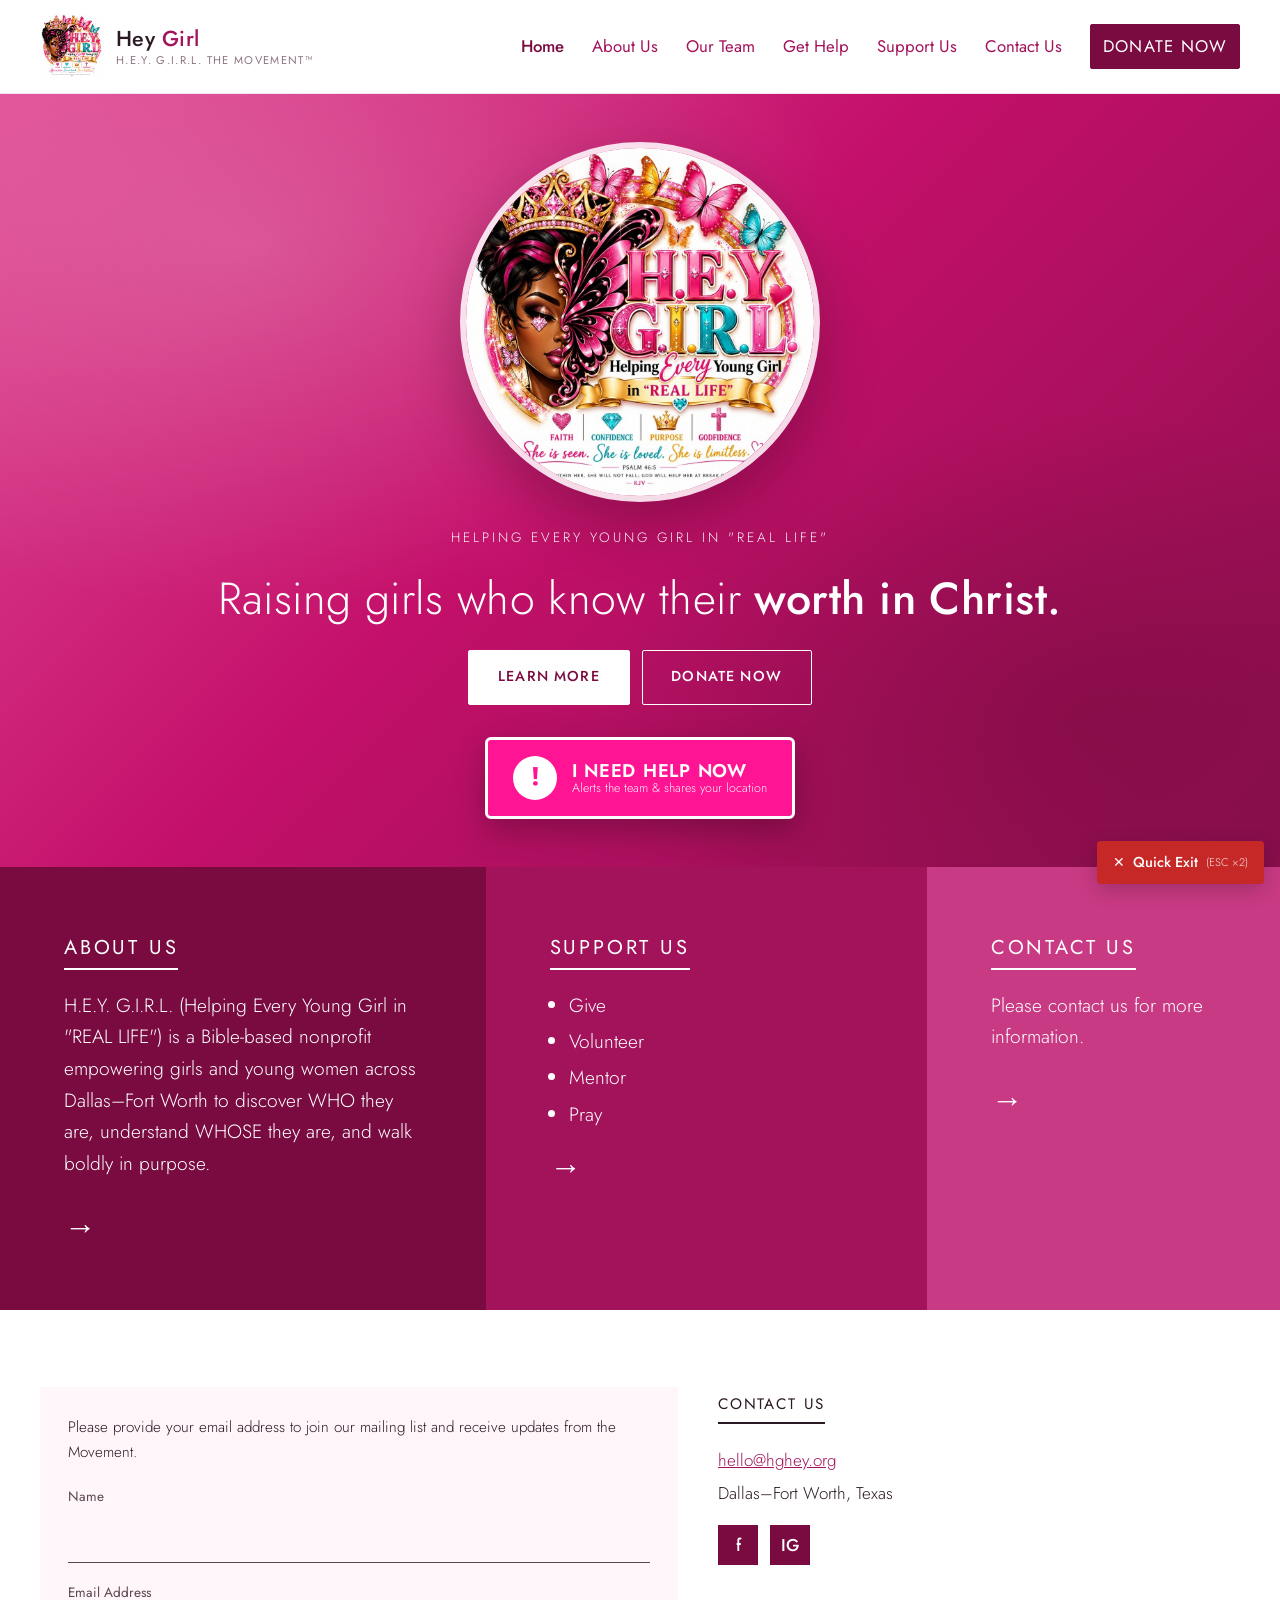
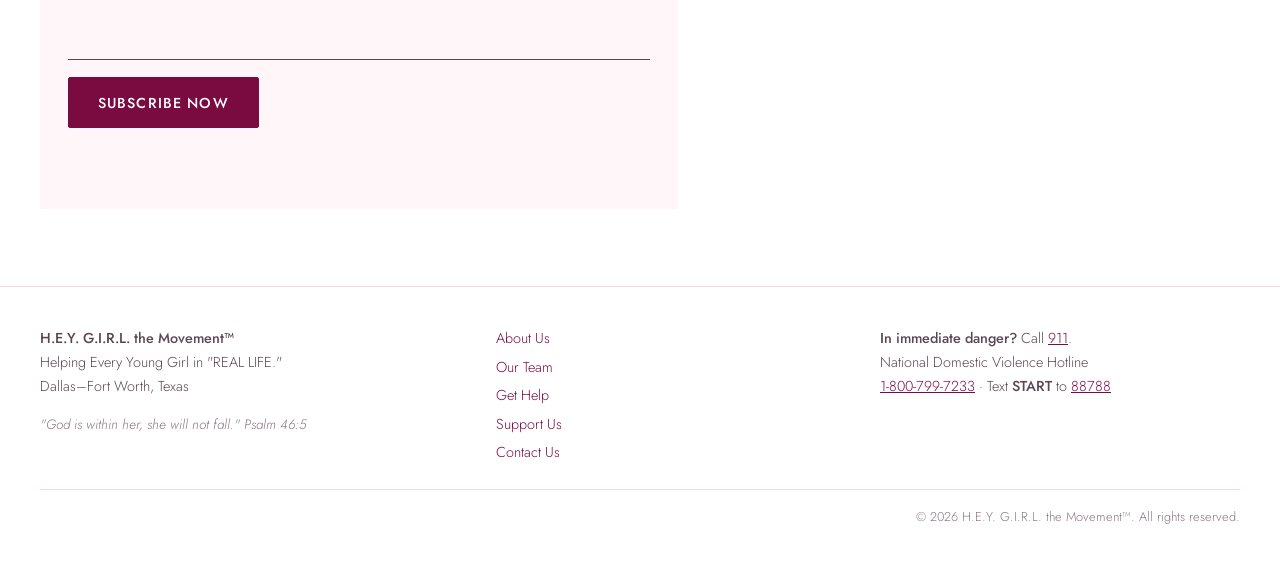
<file: index.html>
<!DOCTYPE html>
<html lang="en">
<head>
  <meta charset="UTF-8">
  <meta name="viewport" content="width=device-width, initial-scale=1.0">
  <title>Hey Girl | H.E.Y. G.I.R.L. the Movement | Dallas–Fort Worth, TX</title>
  <meta name="description" content="Helping Every Young Girl in REAL LIFE. A Bible-based nonprofit empowering girls and young women across Dallas–Fort Worth through faith-based mentorship.">
  <link rel="canonical" href="https://hghey.org">
  <meta name="theme-color" content="#a3135c">
  <meta property="og:type" content="website">
  <meta property="og:title" content="Hey Girl | H.E.Y. G.I.R.L. the Movement | Dallas–Fort Worth, TX">
  <meta property="og:description" content="Helping Every Young Girl in REAL LIFE. A Bible-based nonprofit empowering girls and young women across Dallas–Fort Worth through faith-based mentorship.">
  <meta property="og:url" content="https://hghey.org">
  <meta property="og:image" content="https://hghey.org/assets/img/og-image.jpg">
  <link rel="manifest" href="/manifest.webmanifest">
  <meta name="apple-mobile-web-app-capable" content="yes">
  <meta name="apple-mobile-web-app-status-bar-style" content="default">
  <meta name="apple-mobile-web-app-title" content="Hey Girl">
  <meta name="mobile-web-app-capable" content="yes">
  <link rel="icon" href="/assets/img/favicon.svg" type="image/svg+xml">
  <link rel="icon" href="/assets/img/favicon.png" type="image/png" sizes="64x64">
  <link rel="apple-touch-icon" href="/assets/img/apple-touch-icon.png">
  <link rel="preconnect" href="https://fonts.googleapis.com">
  <link rel="preconnect" href="https://fonts.gstatic.com" crossorigin>
  <link href="https://fonts.googleapis.com/css2?family=Jost:wght@300;400;500;600&display=swap" rel="stylesheet">
  <link rel="stylesheet" href="/assets/css/styles.css?v=9b85350">
</head>
<body>
  <a class="skip-link" href="#main">Skip to main content</a>
  <button id="quick-exit" class="quick-exit" type="button" aria-label="Quick exit: leave this site immediately">
    <span aria-hidden="true">✕</span> Quick Exit <span class="quick-exit__hint">(ESC ×2)</span>
  </button>

  <header class="site-header">
    <div class="container site-header__inner">
      <a href="/" class="brand" aria-label="Hey Girl home">
        <img src="/assets/img/logo-sm.jpg" alt="" class="brand__logo" width="64" height="64">
        <span class="brand__name">Hey <em>Girl</em><span class="brand__sub">H.E.Y. G.I.R.L. the Movement&trade;</span></span>
      </a>
      <button class="nav-toggle" type="button" aria-expanded="false" aria-controls="site-nav" aria-label="Open menu">
        <span></span><span></span><span></span>
      </button>
      <nav id="site-nav" class="site-nav" aria-label="Primary">
        <ul>
          <li><a href="/" aria-current="page">Home</a></li>
          <li><a href="/about">About Us</a></li>
          <li><a href="/team">Our Team</a></li>
          <li><a href="/get-help">Get Help</a></li>
          <li><a href="/support">Support Us</a></li>
          <li><a href="/contact">Contact Us</a></li>
          <li><a href="/support#donate" class="btn btn--primary">Donate Now</a></li>
        </ul>
      </nav>
    </div>
  </header>

  <main id="main">

    <!-- HERO. To use a group photo: add class "hero--photo" and style="--hero-img:url('/assets/img/hero.jpg')" -->
    <section class="hero">
      <div class="container hero__inner">
        <img class="hero__logo" src="/assets/img/logo.jpg" alt="H.E.Y. G.I.R.L. logo" width="1000" height="1000" fetchpriority="high">
        <p class="hero__tag">Helping Every Young Girl in "Real Life"</p>
        <h1>Raising girls who know their <strong>worth in Christ.</strong></h1>
        <div class="hero__actions">
          <a href="/about" class="btn btn--light">Learn More</a>
          <a href="/support#donate" class="btn btn--outline btn--outline-light">Donate Now</a>
        </div>
        <button id="panic-btn" class="panic-btn" type="button">
          <span class="panic-btn__icon" aria-hidden="true">!</span>
          <span class="panic-btn__text">I Need Help Now<small>Alerts the team &amp; shares your location</small></span>
        </button>
      </div>
    </section>

    <!-- THREE-COLUMN BAND -->
    <section class="tri" aria-label="Overview">
      <div class="tri__col">
        <a class="label" href="/about">About Us</a>
        <p>H.E.Y. G.I.R.L. (Helping Every Young Girl in "REAL LIFE") is a Bible-based nonprofit empowering girls and young women across Dallas&ndash;Fort Worth to discover WHO they are, understand WHOSE they are, and walk boldly in purpose.</p>
        <a class="arrow" href="/about" aria-label="Read about us">&rarr;</a>
      </div>
      <div class="tri__col">
        <a class="label" href="/support">Support Us</a>
        <ul>
          <li>Give</li>
          <li>Volunteer</li>
          <li>Mentor</li>
          <li>Pray</li>
        </ul>
        <a class="arrow" href="/support" aria-label="Ways to support">&rarr;</a>
      </div>
      <div class="tri__col">
        <a class="label" href="/contact">Contact Us</a>
        <p>Please contact us for more information.</p>
        <a class="arrow" href="/contact" aria-label="Contact us">&rarr;</a>
      </div>
    </section>

    <!-- NEWSLETTER + CONTACT -->
    <section class="section">
      <div class="container newsletter">
        <!-- TODO: wire to Mailchimp / Formspree -->
        <form class="news-form" id="newsletter-form" action="#" method="post" novalidate>
          <p>Please provide your email address to join our mailing list and receive updates from the Movement.</p>
          <div class="field"><label for="nl-name">Name</label><input id="nl-name" name="name" type="text" autocomplete="off" required></div>
          <div class="field"><label for="nl-email">Email Address</label><input id="nl-email" name="email" type="email" autocomplete="off" required></div>
          <button class="btn btn--primary" type="submit">Subscribe Now</button>
          <p class="form-status" role="status" aria-live="polite"></p>
        </form>
        <address class="contact-block">
          <span class="label">Contact Us</span><br>
          <a href="mailto:hello@hghey.org">hello@hghey.org</a><br>
          <!-- TODO: PO Box -->
          Dallas&ndash;Fort Worth, Texas
          <div class="social">
            <!-- TODO: real social links -->
            <a href="#" aria-label="Facebook">f</a>
            <a href="#" aria-label="Instagram">IG</a>
          </div>
        </address>
      </div>
    </section>

    <!-- PANIC MODAL -->
    <div id="panic-modal" class="panic-modal" role="dialog" aria-modal="true" aria-labelledby="panic-title" hidden>
      <div class="panic-sheet">
        <div data-step="confirm">
          <h2 id="panic-title" class="panic-sheet__title">Send an emergency alert?</h2>
          <p class="panic-sheet__danger"><strong>In immediate danger?</strong> <a class="btn btn--danger" href="tel:911">Call 911</a></p>
          <p>This sends your location to the H.E.Y. G.I.R.L. on-call team right now.</p>
          <p id="panic-loc" class="panic-sheet__loc" aria-live="polite">Getting your location…</p>
          <div class="field"><label for="panic-name">Your name or nickname (optional)</label><input id="panic-name" type="text" autocomplete="off" maxlength="60"></div>
          <div class="field"><label for="panic-phone">A number the team can call or text (optional)</label><input id="panic-phone" type="tel" autocomplete="off" maxlength="30"></div>
          <div class="field"><label for="panic-note">Anything the team should know (optional)</label><input id="panic-note" type="text" autocomplete="off" maxlength="300" placeholder="e.g. apartment 4B, he is here now"></div>
          <input id="panic-website" type="text" name="website" tabindex="-1" autocomplete="off" class="panic-hp" aria-hidden="true">
          <div class="panic-sheet__actions">
            <button id="panic-send" class="btn panic-send" type="button">Send Alert Now</button>
            <button id="panic-cancel" class="btn btn--outline" type="button">Cancel</button>
          </div>
        </div>
        <div data-step="sending" hidden>
          <h2 class="panic-sheet__title">Sending…</h2>
          <p>Hold on. If this takes more than a few seconds, call 911.</p>
          <a class="btn btn--danger" href="tel:911">Call 911</a>
        </div>
        <div data-step="sent" hidden>
          <h2 class="panic-sheet__title">Alert sent.</h2>
          <p>The team has your alert <span id="panic-id" class="panic-sheet__id"></span> and is being notified now.</p>
          <p><strong>If you are in immediate danger, call 911.</strong> Stay somewhere safe if you can. The team will contact you at the number you gave.</p>
          <div class="panic-sheet__actions">
            <a class="btn btn--danger" href="tel:911">Call 911</a>
            <button class="btn btn--outline" type="button" id="panic-exit">Leave this site</button>
            <button class="btn btn--outline" type="button" data-close>Close</button>
          </div>
        </div>
        <div data-step="failed" hidden>
          <h2 class="panic-sheet__title">Alert not sent.</h2>
          <p id="panic-fail"></p>
          <p>National Domestic Violence Hotline: <a href="tel:18007997233">1-800-799-7233</a> · Text <strong>START</strong> to <a href="sms:88788?body=START">88788</a></p>
          <div class="panic-sheet__actions">
            <a class="btn btn--danger" href="tel:911">Call 911</a>
            <button class="btn btn--outline" type="button" data-close>Close</button>
          </div>
        </div>
      </div>
    </div>

  </main>

  <!-- INSTALL BANNER (shown by main.js when installable and not dismissed) -->
  <div id="install-banner" class="install-banner" hidden>
    <img src="/assets/img/icon-192.png" alt="" width="40" height="40">
    <div class="install-banner__text"><strong>Add Hey Girl to your home screen</strong><span id="install-hint">One tap to help, even when you can't search.</span></div>
    <button id="install-btn" class="btn btn--primary btn--sm" type="button">Install</button>
    <button id="install-dismiss" class="install-banner__x" type="button" aria-label="Dismiss">✕</button>
  </div>

  <footer class="site-footer">
    <div class="container site-footer__inner">
      <div>
        <p><strong>H.E.Y. G.I.R.L. the Movement&trade;</strong><br>Helping Every Young Girl in "REAL LIFE."<br>Dallas&ndash;Fort Worth, Texas</p>
        <p class="fineprint"><em>"God is within her, she will not fall." Psalm 46:5</em></p>
      </div>
      <nav aria-label="Footer">
        <ul>
          <li><a href="/about">About Us</a></li>
          <li><a href="/team">Our Team</a></li>
          <li><a href="/get-help">Get Help</a></li>
          <li><a href="/support">Support Us</a></li>
          <li><a href="/contact">Contact Us</a></li>
        </ul>
      </nav>
      <div>
        <p><strong>In immediate danger?</strong> Call <a href="tel:911">911</a>.<br>
        National Domestic Violence Hotline<br><a href="tel:18007997233">1-800-799-7233</a> &middot; Text <strong>START</strong> to <a href="sms:88788?body=START">88788</a></p>
      </div>
    </div>
    <div class="container site-footer__legal">
      <p>&copy; <span id="year"></span> H.E.Y. G.I.R.L. the Movement&trade;. All rights reserved.</p>
    </div>
  </footer>

  <script src="/assets/js/panic.js?v=9b85350" defer></script>
  <script src="/assets/js/main.js?v=9b85350" defer></script>
</body>
</html>
</file>
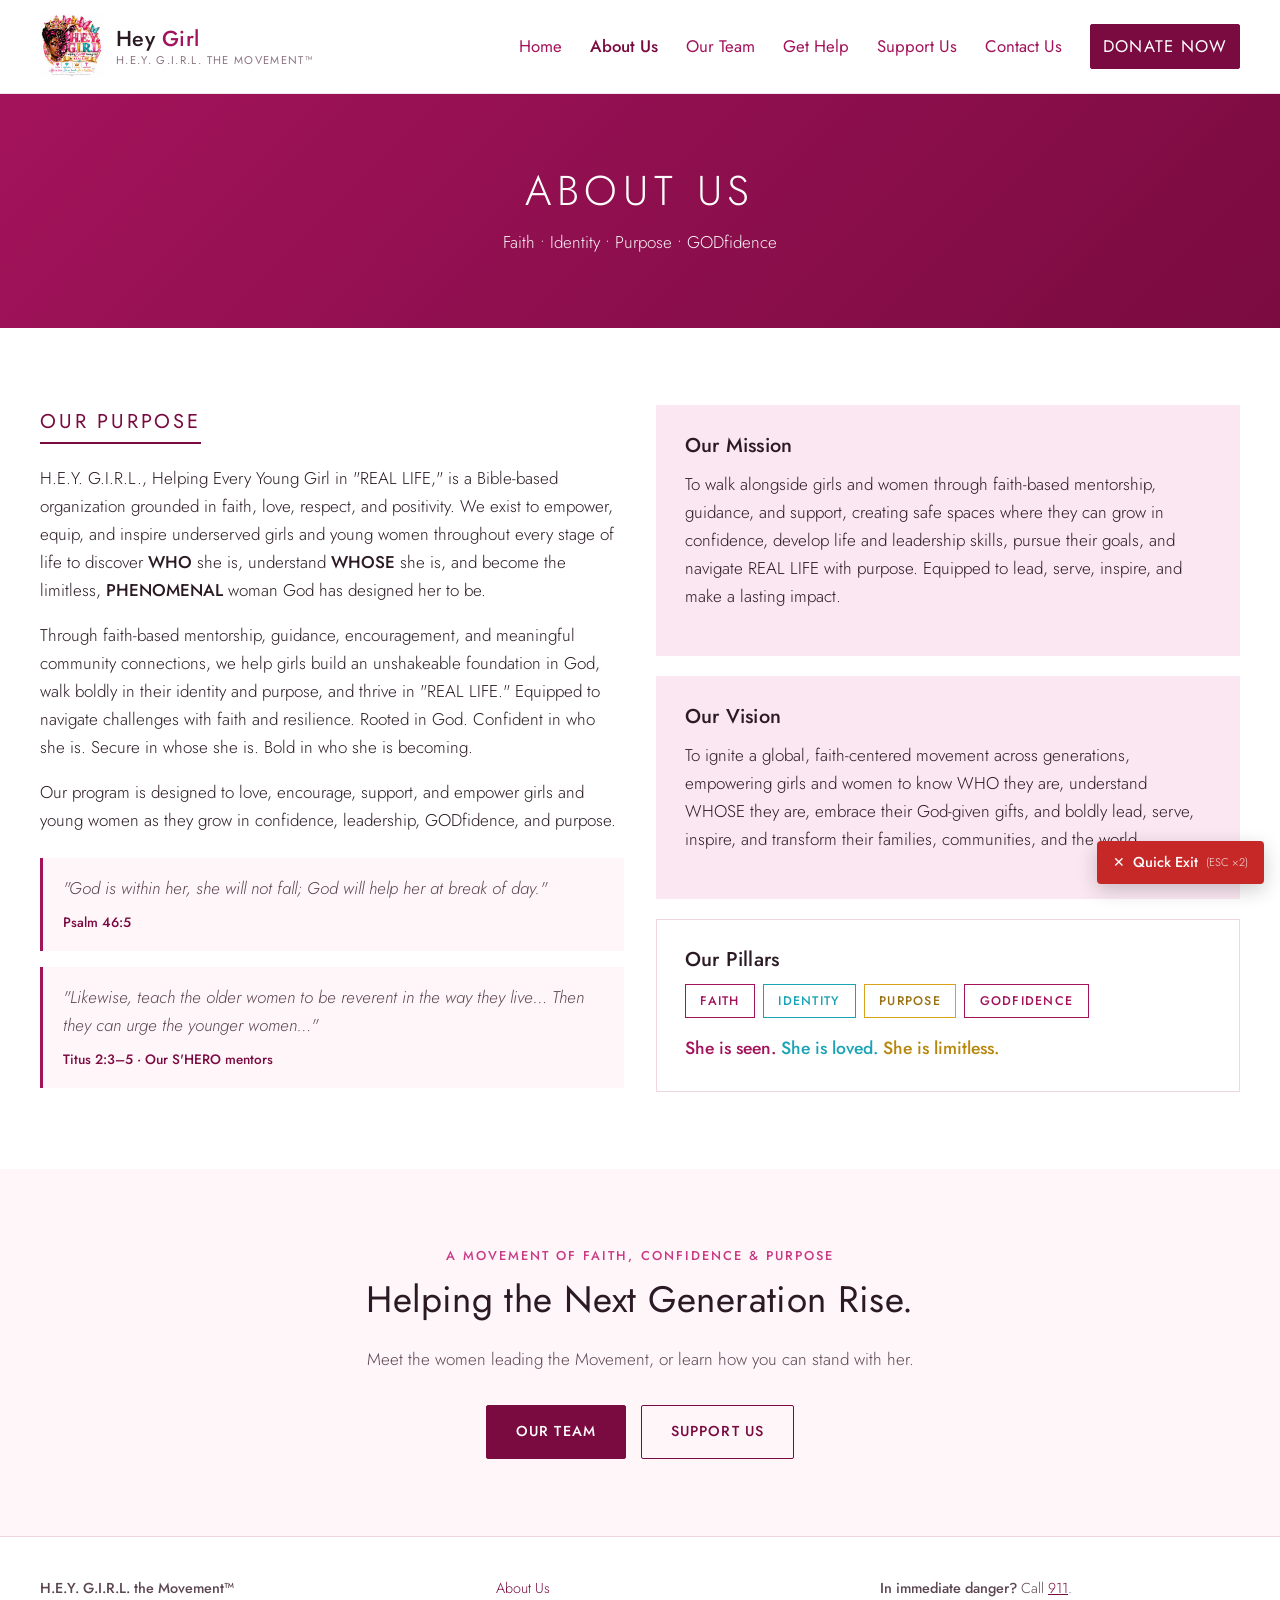
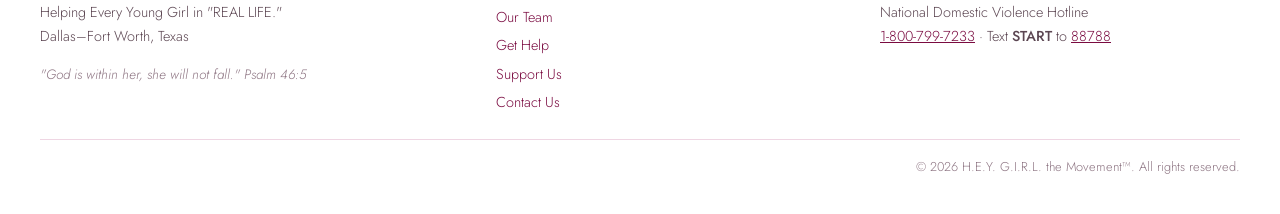
<file: about.html>
<!DOCTYPE html>
<html lang="en">
<head>
  <meta charset="UTF-8">
  <meta name="viewport" content="width=device-width, initial-scale=1.0">
  <title>About Us | H.E.Y. G.I.R.L. the Movement</title>
  <meta name="description" content="Our purpose, mission, vision, and pillars. Faith, Identity, Purpose, GODfidence.">
  <link rel="canonical" href="https://hghey.org/about">
  <meta name="theme-color" content="#a3135c">
  <meta property="og:type" content="website">
  <meta property="og:title" content="About Us | H.E.Y. G.I.R.L. the Movement">
  <meta property="og:description" content="Our purpose, mission, vision, and pillars. Faith, Identity, Purpose, GODfidence.">
  <meta property="og:url" content="https://hghey.org/about">
  <meta property="og:image" content="https://hghey.org/assets/img/og-image.jpg">
  <link rel="manifest" href="/manifest.webmanifest">
  <meta name="apple-mobile-web-app-capable" content="yes">
  <meta name="apple-mobile-web-app-status-bar-style" content="default">
  <meta name="apple-mobile-web-app-title" content="Hey Girl">
  <meta name="mobile-web-app-capable" content="yes">
  <link rel="icon" href="/assets/img/favicon.svg" type="image/svg+xml">
  <link rel="icon" href="/assets/img/favicon.png" type="image/png" sizes="64x64">
  <link rel="apple-touch-icon" href="/assets/img/apple-touch-icon.png">
  <link rel="preconnect" href="https://fonts.googleapis.com">
  <link rel="preconnect" href="https://fonts.gstatic.com" crossorigin>
  <link href="https://fonts.googleapis.com/css2?family=Jost:wght@300;400;500;600&display=swap" rel="stylesheet">
  <link rel="stylesheet" href="/assets/css/styles.css?v=9b85350">
</head>
<body>
  <a class="skip-link" href="#main">Skip to main content</a>
  <button id="quick-exit" class="quick-exit" type="button" aria-label="Quick exit: leave this site immediately">
    <span aria-hidden="true">✕</span> Quick Exit <span class="quick-exit__hint">(ESC ×2)</span>
  </button>

  <header class="site-header">
    <div class="container site-header__inner">
      <a href="/" class="brand" aria-label="Hey Girl home">
        <img src="/assets/img/logo-sm.jpg" alt="" class="brand__logo" width="64" height="64">
        <span class="brand__name">Hey <em>Girl</em><span class="brand__sub">H.E.Y. G.I.R.L. the Movement&trade;</span></span>
      </a>
      <button class="nav-toggle" type="button" aria-expanded="false" aria-controls="site-nav" aria-label="Open menu">
        <span></span><span></span><span></span>
      </button>
      <nav id="site-nav" class="site-nav" aria-label="Primary">
        <ul>
          <li><a href="/">Home</a></li>
          <li><a href="/about" aria-current="page">About Us</a></li>
          <li><a href="/team">Our Team</a></li>
          <li><a href="/get-help">Get Help</a></li>
          <li><a href="/support">Support Us</a></li>
          <li><a href="/contact">Contact Us</a></li>
          <li><a href="/support#donate" class="btn btn--primary">Donate Now</a></li>
        </ul>
      </nav>
    </div>
  </header>

  <main id="main">

    <section class="page-band">
      <div class="container">
        <h1>About Us</h1>
        <p>Faith &bull; Identity &bull; Purpose &bull; GODfidence</p>
      </div>
    </section>

    <section class="section">
      <div class="container grid grid--2">
        <div>
          <span class="label">Our Purpose</span>
          <p>
            H.E.Y. G.I.R.L., Helping Every Young Girl in "REAL LIFE," is a Bible-based organization grounded in
            faith, love, respect, and positivity. We exist to empower, equip, and inspire underserved girls and
            young women throughout every stage of life to discover <strong>WHO</strong> she is, understand
            <strong>WHOSE</strong> she is, and become the limitless, <strong>PHENOMENAL</strong> woman God has
            designed her to be.
          </p>
          <p>
            Through faith-based mentorship, guidance, encouragement, and meaningful community connections, we
            help girls build an unshakeable foundation in God, walk boldly in their identity and purpose, and
            thrive in "REAL LIFE." Equipped to navigate challenges with faith and resilience. Rooted in God.
            Confident in who she is. Secure in whose she is. Bold in who she is becoming.
          </p>
          <p>
            Our program is designed to love, encourage, support, and empower girls and young women as they grow
            in confidence, leadership, GODfidence, and purpose.
          </p>
          <div class="scriptures">
            <blockquote class="scripture"><p>"God is within her, she will not fall; God will help her at break of day."</p><cite>Psalm 46:5</cite></blockquote>
            <blockquote class="scripture"><p>"Likewise, teach the older women to be reverent in the way they live&hellip; Then they can urge the younger women&hellip;"</p><cite>Titus 2:3&ndash;5 &middot; Our S'HERO mentors</cite></blockquote>
          </div>
        </div>
        <div class="card-stack">
          <div class="card card--tint">
            <h3>Our Mission</h3>
            <p>To walk alongside girls and women through faith-based mentorship, guidance, and support, creating safe spaces where they can grow in confidence, develop life and leadership skills, pursue their goals, and navigate REAL LIFE with purpose. Equipped to lead, serve, inspire, and make a lasting impact.</p>
          </div>
          <div class="card card--tint">
            <h3>Our Vision</h3>
            <p>To ignite a global, faith-centered movement across generations, empowering girls and women to know WHO they are, understand WHOSE they are, embrace their God-given gifts, and boldly lead, serve, inspire, and transform their families, communities, and the world.</p>
          </div>
          <div class="card">
            <h3>Our Pillars</h3>
            <ul class="pillars">
              <li><span class="pillar pillar--pink">Faith</span></li>
              <li><span class="pillar pillar--teal">Identity</span></li>
              <li><span class="pillar pillar--gold">Purpose</span></li>
              <li><span class="pillar pillar--pink">GODfidence</span></li>
            </ul>
            <p class="affirmation"><span class="a1">She is seen.</span> <span class="a2">She is loved.</span> <span class="a3">She is limitless.</span></p>
          </div>
        </div>
      </div>
    </section>

    <section class="section section--alt">
      <div class="container center">
        <p class="eyebrow">A Movement of Faith, Confidence &amp; Purpose</p>
        <h2>Helping the Next Generation Rise.</h2>
        <p class="section__intro">Meet the women leading the Movement, or learn how you can stand with her.</p>
        <a href="/team" class="btn btn--primary">Our Team</a>&nbsp;&nbsp;
        <a href="/support" class="btn btn--outline">Support Us</a>
      </div>
    </section>

  </main>

  <!-- INSTALL BANNER (shown by main.js when installable and not dismissed) -->
  <div id="install-banner" class="install-banner" hidden>
    <img src="/assets/img/icon-192.png" alt="" width="40" height="40">
    <div class="install-banner__text"><strong>Add Hey Girl to your home screen</strong><span id="install-hint">One tap to help, even when you can't search.</span></div>
    <button id="install-btn" class="btn btn--primary btn--sm" type="button">Install</button>
    <button id="install-dismiss" class="install-banner__x" type="button" aria-label="Dismiss">✕</button>
  </div>

  <footer class="site-footer">
    <div class="container site-footer__inner">
      <div>
        <p><strong>H.E.Y. G.I.R.L. the Movement&trade;</strong><br>Helping Every Young Girl in "REAL LIFE."<br>Dallas&ndash;Fort Worth, Texas</p>
        <p class="fineprint"><em>"God is within her, she will not fall." Psalm 46:5</em></p>
      </div>
      <nav aria-label="Footer">
        <ul>
          <li><a href="/about">About Us</a></li>
          <li><a href="/team">Our Team</a></li>
          <li><a href="/get-help">Get Help</a></li>
          <li><a href="/support">Support Us</a></li>
          <li><a href="/contact">Contact Us</a></li>
        </ul>
      </nav>
      <div>
        <p><strong>In immediate danger?</strong> Call <a href="tel:911">911</a>.<br>
        National Domestic Violence Hotline<br><a href="tel:18007997233">1-800-799-7233</a> &middot; Text <strong>START</strong> to <a href="sms:88788?body=START">88788</a></p>
      </div>
    </div>
    <div class="container site-footer__legal">
      <p>&copy; <span id="year"></span> H.E.Y. G.I.R.L. the Movement&trade;. All rights reserved.</p>
    </div>
  </footer>

  <script src="/assets/js/main.js?v=9b85350" defer></script>
</body>
</html>
</file>
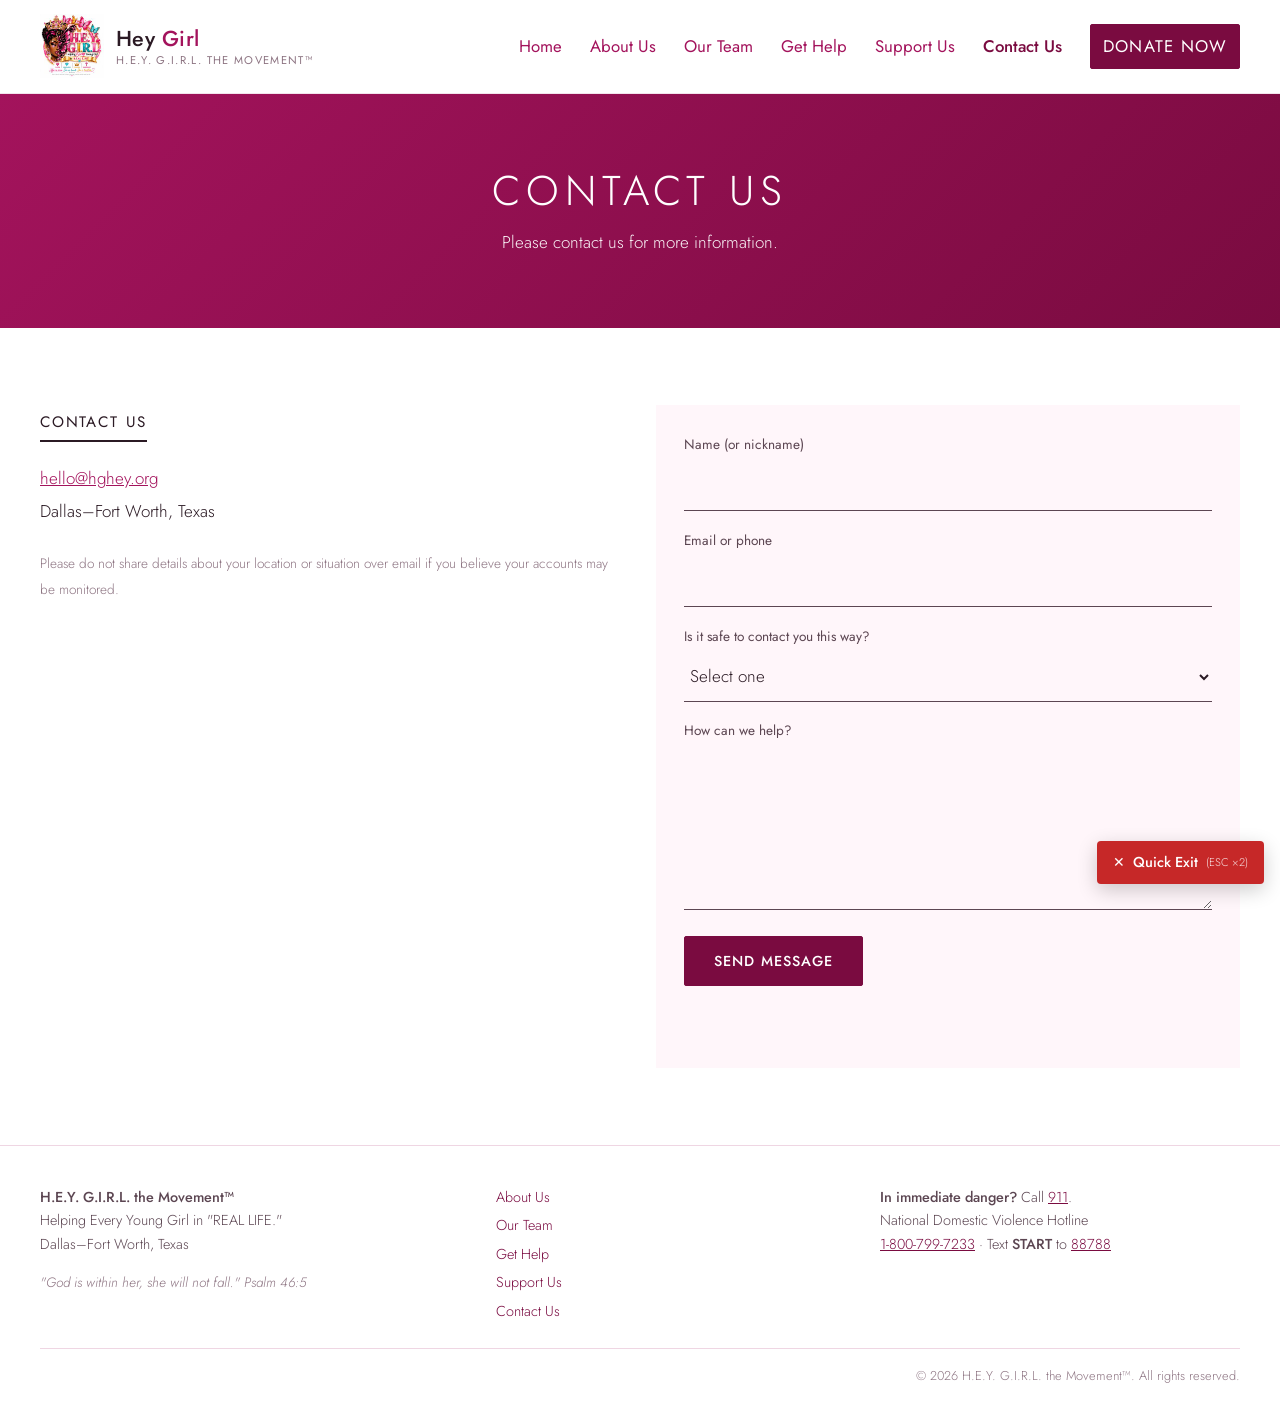
<file: contact.html>
<!DOCTYPE html>
<html lang="en">
<head>
  <meta charset="UTF-8">
  <meta name="viewport" content="width=device-width, initial-scale=1.0">
  <title>Contact Us | H.E.Y. G.I.R.L. the Movement</title>
  <meta name="description" content="Get in touch with H.E.Y. G.I.R.L. the Movement in Dallas–Fort Worth.">
  <link rel="canonical" href="https://hghey.org/contact">
  <meta name="theme-color" content="#a3135c">
  <meta property="og:type" content="website">
  <meta property="og:title" content="Contact Us | H.E.Y. G.I.R.L. the Movement">
  <meta property="og:description" content="Get in touch with H.E.Y. G.I.R.L. the Movement in Dallas–Fort Worth.">
  <meta property="og:url" content="https://hghey.org/contact">
  <meta property="og:image" content="https://hghey.org/assets/img/og-image.jpg">
  <link rel="manifest" href="/manifest.webmanifest">
  <meta name="apple-mobile-web-app-capable" content="yes">
  <meta name="apple-mobile-web-app-status-bar-style" content="default">
  <meta name="apple-mobile-web-app-title" content="Hey Girl">
  <meta name="mobile-web-app-capable" content="yes">
  <link rel="icon" href="/assets/img/favicon.svg" type="image/svg+xml">
  <link rel="icon" href="/assets/img/favicon.png" type="image/png" sizes="64x64">
  <link rel="apple-touch-icon" href="/assets/img/apple-touch-icon.png">
  <link rel="preconnect" href="https://fonts.googleapis.com">
  <link rel="preconnect" href="https://fonts.gstatic.com" crossorigin>
  <link href="https://fonts.googleapis.com/css2?family=Jost:wght@300;400;500;600&display=swap" rel="stylesheet">
  <link rel="stylesheet" href="/assets/css/styles.css?v=9b85350">
</head>
<body>
  <a class="skip-link" href="#main">Skip to main content</a>
  <button id="quick-exit" class="quick-exit" type="button" aria-label="Quick exit: leave this site immediately">
    <span aria-hidden="true">✕</span> Quick Exit <span class="quick-exit__hint">(ESC ×2)</span>
  </button>

  <header class="site-header">
    <div class="container site-header__inner">
      <a href="/" class="brand" aria-label="Hey Girl home">
        <img src="/assets/img/logo-sm.jpg" alt="" class="brand__logo" width="64" height="64">
        <span class="brand__name">Hey <em>Girl</em><span class="brand__sub">H.E.Y. G.I.R.L. the Movement&trade;</span></span>
      </a>
      <button class="nav-toggle" type="button" aria-expanded="false" aria-controls="site-nav" aria-label="Open menu">
        <span></span><span></span><span></span>
      </button>
      <nav id="site-nav" class="site-nav" aria-label="Primary">
        <ul>
          <li><a href="/">Home</a></li>
          <li><a href="/about">About Us</a></li>
          <li><a href="/team">Our Team</a></li>
          <li><a href="/get-help">Get Help</a></li>
          <li><a href="/support">Support Us</a></li>
          <li><a href="/contact" aria-current="page">Contact Us</a></li>
          <li><a href="/support#donate" class="btn btn--primary">Donate Now</a></li>
        </ul>
      </nav>
    </div>
  </header>

  <main id="main">

    <section class="page-band">
      <div class="container">
        <h1>Contact Us</h1>
        <p>Please contact us for more information.</p>
      </div>
    </section>

    <section class="section">
      <div class="container grid grid--2">
        <address class="contact-block">
          <span class="label">Contact Us</span><br>
          <a href="mailto:hello@hghey.org">hello@hghey.org</a><br>
          <!-- TODO: phone, PO Box -->
          Dallas&ndash;Fort Worth, Texas
          <p class="fineprint mt">Please do not share details about your location or situation over email if you believe your accounts may be monitored.</p>
        </address>

        <!-- TODO: wire to Formspree / Netlify Forms / Supabase -->
        <form class="news-form" id="contact-form" action="#" method="post" novalidate>
          <div class="field"><label for="name">Name (or nickname)</label><input id="name" name="name" type="text" autocomplete="off" required></div>
          <div class="field"><label for="email">Email or phone</label><input id="email" name="contact" type="text" autocomplete="off" required></div>
          <div class="field">
            <label for="safe">Is it safe to contact you this way?</label>
            <select id="safe" name="safe_to_contact" required>
              <option value="">Select one</option><option value="yes">Yes</option><option value="no">No, please don't</option><option value="text-only">Text only</option><option value="email-only">Email only</option>
            </select>
          </div>
          <div class="field"><label for="message">How can we help?</label><textarea id="message" name="message" rows="5" required></textarea></div>
          <button class="btn btn--primary" type="submit">Send Message</button>
          <p class="form-status" role="status" aria-live="polite"></p>
        </form>
      </div>
    </section>

  </main>

  <!-- INSTALL BANNER (shown by main.js when installable and not dismissed) -->
  <div id="install-banner" class="install-banner" hidden>
    <img src="/assets/img/icon-192.png" alt="" width="40" height="40">
    <div class="install-banner__text"><strong>Add Hey Girl to your home screen</strong><span id="install-hint">One tap to help, even when you can't search.</span></div>
    <button id="install-btn" class="btn btn--primary btn--sm" type="button">Install</button>
    <button id="install-dismiss" class="install-banner__x" type="button" aria-label="Dismiss">✕</button>
  </div>

  <footer class="site-footer">
    <div class="container site-footer__inner">
      <div>
        <p><strong>H.E.Y. G.I.R.L. the Movement&trade;</strong><br>Helping Every Young Girl in "REAL LIFE."<br>Dallas&ndash;Fort Worth, Texas</p>
        <p class="fineprint"><em>"God is within her, she will not fall." Psalm 46:5</em></p>
      </div>
      <nav aria-label="Footer">
        <ul>
          <li><a href="/about">About Us</a></li>
          <li><a href="/team">Our Team</a></li>
          <li><a href="/get-help">Get Help</a></li>
          <li><a href="/support">Support Us</a></li>
          <li><a href="/contact">Contact Us</a></li>
        </ul>
      </nav>
      <div>
        <p><strong>In immediate danger?</strong> Call <a href="tel:911">911</a>.<br>
        National Domestic Violence Hotline<br><a href="tel:18007997233">1-800-799-7233</a> &middot; Text <strong>START</strong> to <a href="sms:88788?body=START">88788</a></p>
      </div>
    </div>
    <div class="container site-footer__legal">
      <p>&copy; <span id="year"></span> H.E.Y. G.I.R.L. the Movement&trade;. All rights reserved.</p>
    </div>
  </footer>

  <script src="/assets/js/main.js?v=9b85350" defer></script>
</body>
</html>
</file>
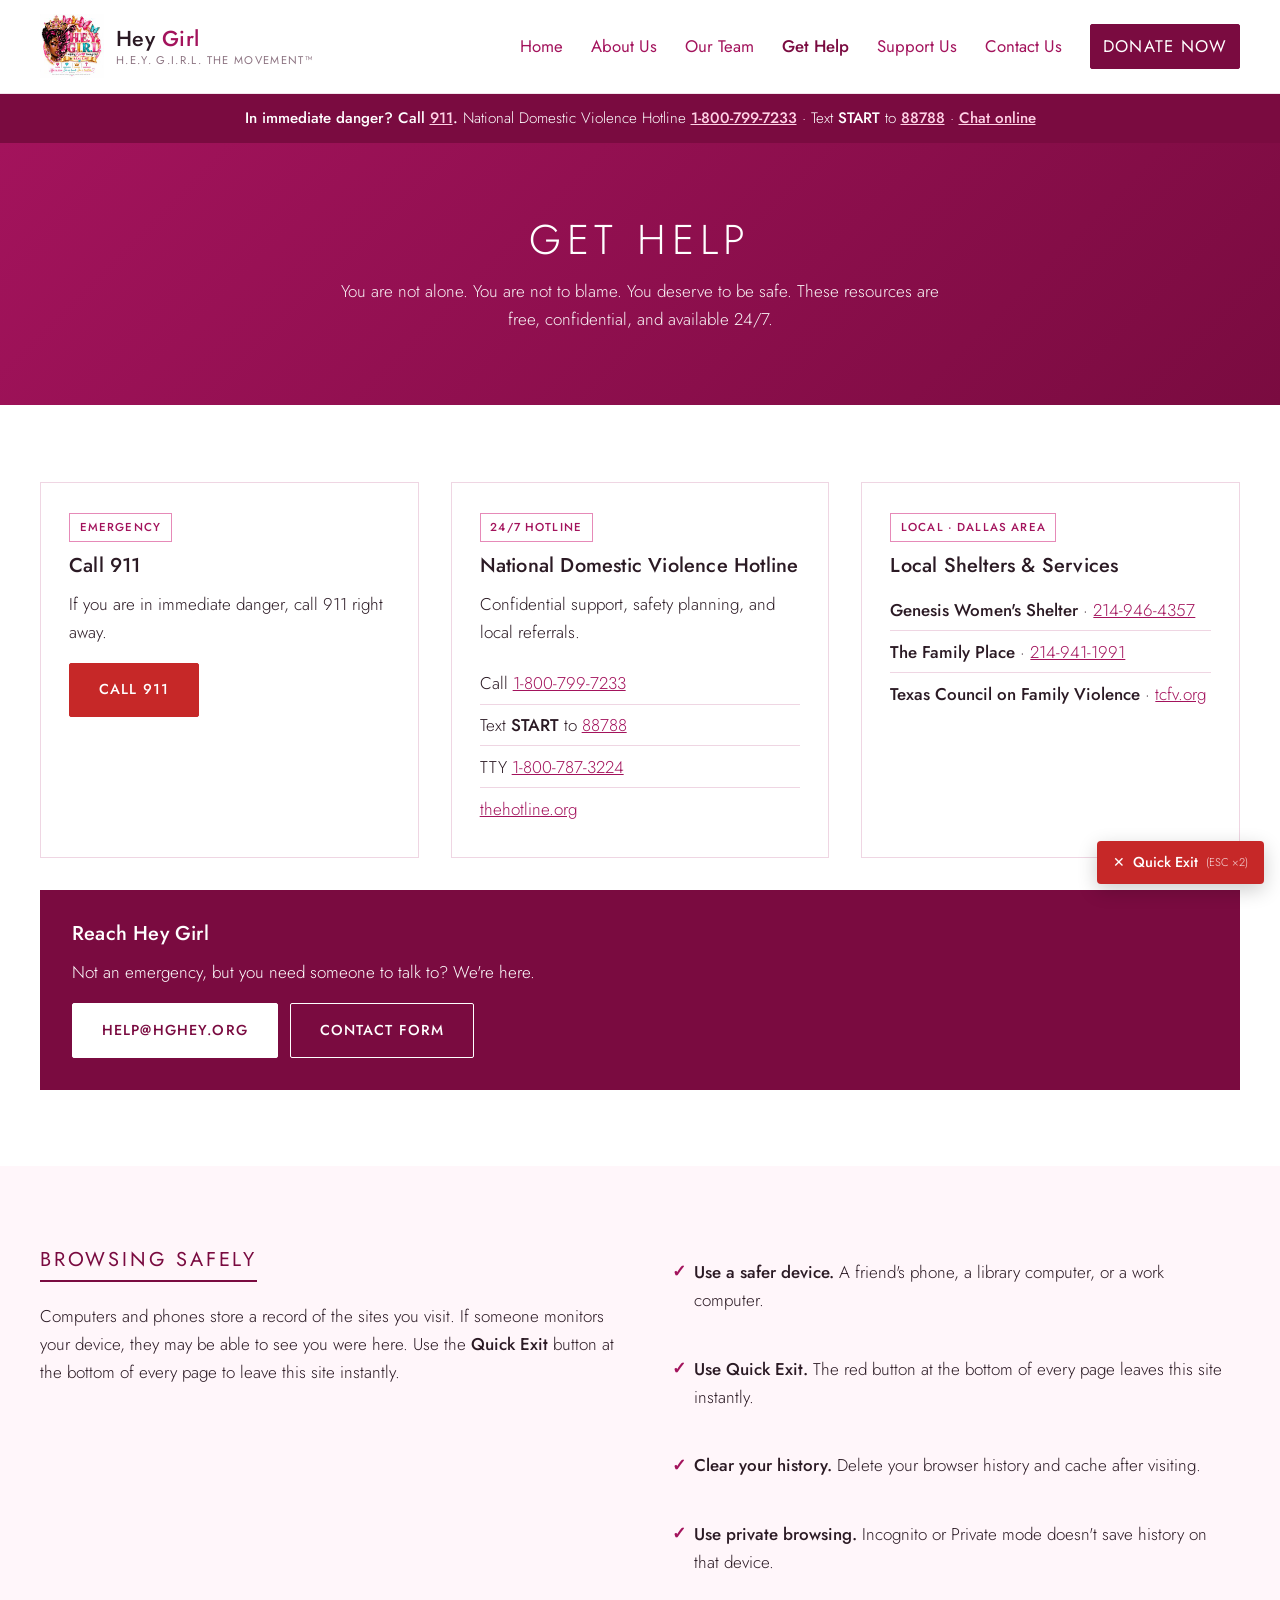
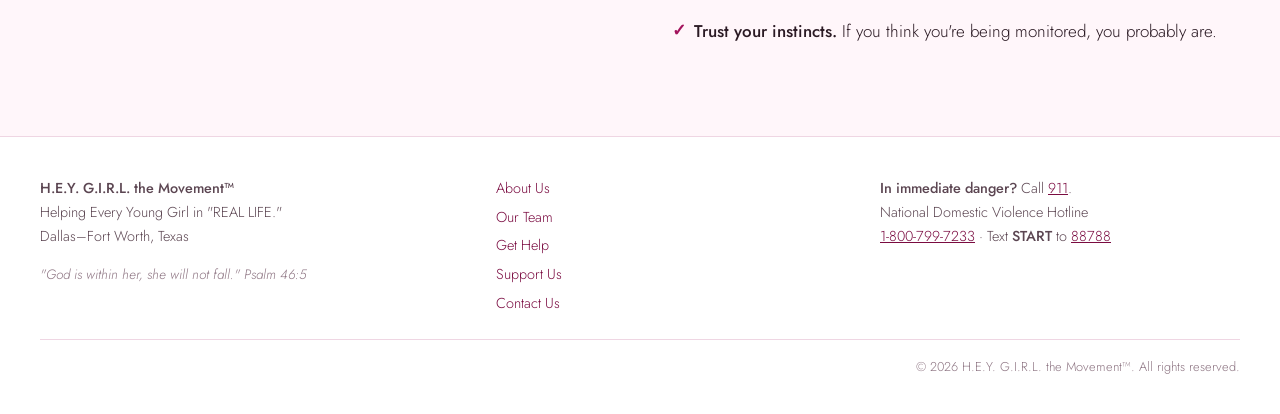
<file: get-help.html>
<!DOCTYPE html>
<html lang="en">
<head>
  <meta charset="UTF-8">
  <meta name="viewport" content="width=device-width, initial-scale=1.0">
  <title>Get Help | H.E.Y. G.I.R.L. the Movement</title>
  <meta name="description" content="Free, confidential help for women and girls facing domestic abuse in Dallas–Fort Worth. 24/7 hotline, local shelters, and safety planning.">
  <link rel="canonical" href="https://hghey.org/get-help">
  <meta name="theme-color" content="#a3135c">
  <meta property="og:type" content="website">
  <meta property="og:title" content="Get Help | H.E.Y. G.I.R.L. the Movement">
  <meta property="og:description" content="Free, confidential help for women and girls facing domestic abuse in Dallas–Fort Worth. 24/7 hotline, local shelters, and safety planning.">
  <meta property="og:url" content="https://hghey.org/get-help">
  <meta property="og:image" content="https://hghey.org/assets/img/og-image.jpg">
  <link rel="manifest" href="/manifest.webmanifest">
  <meta name="apple-mobile-web-app-capable" content="yes">
  <meta name="apple-mobile-web-app-status-bar-style" content="default">
  <meta name="apple-mobile-web-app-title" content="Hey Girl">
  <meta name="mobile-web-app-capable" content="yes">
  <link rel="icon" href="/assets/img/favicon.svg" type="image/svg+xml">
  <link rel="icon" href="/assets/img/favicon.png" type="image/png" sizes="64x64">
  <link rel="apple-touch-icon" href="/assets/img/apple-touch-icon.png">
  <link rel="preconnect" href="https://fonts.googleapis.com">
  <link rel="preconnect" href="https://fonts.gstatic.com" crossorigin>
  <link href="https://fonts.googleapis.com/css2?family=Jost:wght@300;400;500;600&display=swap" rel="stylesheet">
  <link rel="stylesheet" href="/assets/css/styles.css?v=9b85350">
</head>
<body>
  <a class="skip-link" href="#main">Skip to main content</a>
  <button id="quick-exit" class="quick-exit" type="button" aria-label="Quick exit: leave this site immediately">
    <span aria-hidden="true">✕</span> Quick Exit <span class="quick-exit__hint">(ESC ×2)</span>
  </button>

  <header class="site-header">
    <div class="container site-header__inner">
      <a href="/" class="brand" aria-label="Hey Girl home">
        <img src="/assets/img/logo-sm.jpg" alt="" class="brand__logo" width="64" height="64">
        <span class="brand__name">Hey <em>Girl</em><span class="brand__sub">H.E.Y. G.I.R.L. the Movement&trade;</span></span>
      </a>
      <button class="nav-toggle" type="button" aria-expanded="false" aria-controls="site-nav" aria-label="Open menu">
        <span></span><span></span><span></span>
      </button>
      <nav id="site-nav" class="site-nav" aria-label="Primary">
        <ul>
          <li><a href="/">Home</a></li>
          <li><a href="/about">About Us</a></li>
          <li><a href="/team">Our Team</a></li>
          <li><a href="/get-help" aria-current="page">Get Help</a></li>
          <li><a href="/support">Support Us</a></li>
          <li><a href="/contact">Contact Us</a></li>
          <li><a href="/support#donate" class="btn btn--primary">Donate Now</a></li>
        </ul>
      </nav>
    </div>
  </header>

  <main id="main">

    <div class="crisis" role="region" aria-label="Emergency help">
      <strong>In immediate danger? Call <a href="tel:911">911</a>.</strong>
      National Domestic Violence Hotline <a href="tel:18007997233">1-800-799-7233</a> &middot; Text <strong>START</strong> to <a href="sms:88788?body=START">88788</a> &middot; <a href="https://www.thehotline.org" target="_blank" rel="noopener noreferrer">Chat online</a>
    </div>
    <section class="page-band">
      <div class="container">
        <h1>Get Help</h1>
        <p>You are not alone. You are not to blame. You deserve to be safe. These resources are free, confidential, and available 24/7.</p>
      </div>
    </section>

    <section class="section">
      <div class="container">
        <div class="grid grid--3">
          <div class="resource">
            <div class="resource__badge">Emergency</div>
            <h3>Call 911</h3>
            <p>If you are in immediate danger, call 911 right away.</p>
            <a class="btn btn--danger" href="tel:911">Call 911</a>
          </div>

          <div class="resource">
            <div class="resource__badge">24/7 Hotline</div>
            <h3>National Domestic Violence Hotline</h3>
            <p>Confidential support, safety planning, and local referrals.</p>
            <ul class="resource__list">
              <li>Call <a href="tel:18007997233">1-800-799-7233</a></li>
              <li>Text <strong>START</strong> to <a href="sms:88788?body=START">88788</a></li>
              <li>TTY <a href="tel:18007873224">1-800-787-3224</a></li>
              <li><a href="https://www.thehotline.org" target="_blank" rel="noopener noreferrer">thehotline.org</a></li>
            </ul>
          </div>

          <div class="resource">
            <div class="resource__badge">Local · Dallas Area</div>
            <h3>Local Shelters &amp; Services</h3>
            <!-- TODO: Verify all local numbers before launch. -->
            <ul class="resource__list">
              <li><strong>Genesis Women's Shelter</strong> · <a href="tel:12149464357">214-946-4357</a></li>
              <li><strong>The Family Place</strong> · <a href="tel:12149411991">214-941-1991</a></li>
              <li><strong>Texas Council on Family Violence</strong> · <a href="https://tcfv.org" target="_blank" rel="noopener noreferrer">tcfv.org</a></li>
            </ul>
          </div>
        </div>


        <div class="callout">
          <h3>Reach Hey Girl</h3>
          <p>Not an emergency, but you need someone to talk to? We're here.</p>
          <div class="callout__actions">
            <a class="btn btn--light" href="mailto:help@hghey.org">help@hghey.org</a>
            <a class="btn btn--outline btn--outline-light" href="/contact">Contact Form</a>
          </div>
        </div>
      </div>
    </section>

    <section class="section section--alt" id="safety">
      <div class="container grid grid--2">
        <div>
          <span class="label">Browsing Safely</span>
          <p>Computers and phones store a record of the sites you visit. If someone monitors your device, they may be able to see you were here. Use the <strong>Quick Exit</strong> button at the bottom of every page to leave this site instantly.</p>
        </div>
        <ul class="checklist">
          <li><strong>Use a safer device.</strong> A friend's phone, a library computer, or a work computer.</li>
          <li><strong>Use Quick Exit.</strong> The red button at the bottom of every page leaves this site instantly.</li>
          <li><strong>Clear your history.</strong> Delete your browser history and cache after visiting.</li>
          <li><strong>Use private browsing.</strong> Incognito or Private mode doesn't save history on that device.</li>
          <li><strong>Trust your instincts.</strong> If you think you're being monitored, you probably are.</li>
        </ul>
      </div>
    </section>

  </main>

  <!-- INSTALL BANNER (shown by main.js when installable and not dismissed) -->
  <div id="install-banner" class="install-banner" hidden>
    <img src="/assets/img/icon-192.png" alt="" width="40" height="40">
    <div class="install-banner__text"><strong>Add Hey Girl to your home screen</strong><span id="install-hint">One tap to help, even when you can't search.</span></div>
    <button id="install-btn" class="btn btn--primary btn--sm" type="button">Install</button>
    <button id="install-dismiss" class="install-banner__x" type="button" aria-label="Dismiss">✕</button>
  </div>

  <footer class="site-footer">
    <div class="container site-footer__inner">
      <div>
        <p><strong>H.E.Y. G.I.R.L. the Movement&trade;</strong><br>Helping Every Young Girl in "REAL LIFE."<br>Dallas&ndash;Fort Worth, Texas</p>
        <p class="fineprint"><em>"God is within her, she will not fall." Psalm 46:5</em></p>
      </div>
      <nav aria-label="Footer">
        <ul>
          <li><a href="/about">About Us</a></li>
          <li><a href="/team">Our Team</a></li>
          <li><a href="/get-help">Get Help</a></li>
          <li><a href="/support">Support Us</a></li>
          <li><a href="/contact">Contact Us</a></li>
        </ul>
      </nav>
      <div>
        <p><strong>In immediate danger?</strong> Call <a href="tel:911">911</a>.<br>
        National Domestic Violence Hotline<br><a href="tel:18007997233">1-800-799-7233</a> &middot; Text <strong>START</strong> to <a href="sms:88788?body=START">88788</a></p>
      </div>
    </div>
    <div class="container site-footer__legal">
      <p>&copy; <span id="year"></span> H.E.Y. G.I.R.L. the Movement&trade;. All rights reserved.</p>
    </div>
  </footer>

  <script src="/assets/js/main.js?v=9b85350" defer></script>
</body>
</html>
</file>
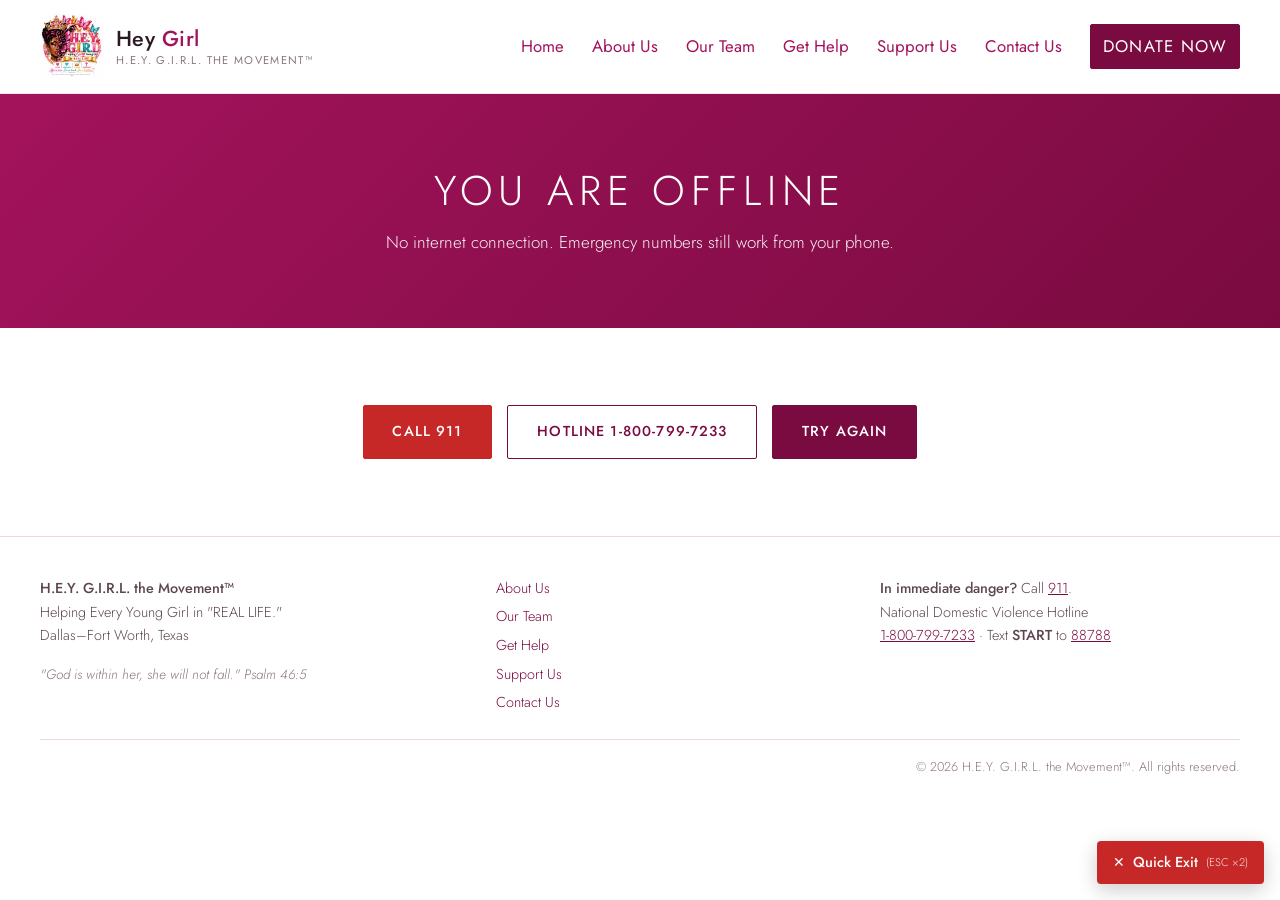
<file: offline.html>
<!DOCTYPE html>
<html lang="en">
<head>
  <meta charset="UTF-8">
  <meta name="viewport" content="width=device-width, initial-scale=1.0">
  <title>Offline | H.E.Y. G.I.R.L. the Movement</title>
  <meta name="description" content="Our purpose, mission, vision, and pillars. Faith, Identity, Purpose, GODfidence.">
  <meta name="robots" content="noindex">
  <meta name="theme-color" content="#a3135c">
  <meta property="og:type" content="website">
  <meta property="og:title" content="About Us | H.E.Y. G.I.R.L. the Movement">
  <meta property="og:description" content="Our purpose, mission, vision, and pillars. Faith, Identity, Purpose, GODfidence.">
  <meta property="og:url" content="https://hghey.org/about">
  <meta property="og:image" content="https://hghey.org/assets/img/og-image.jpg">
  <link rel="manifest" href="/manifest.webmanifest">
  <meta name="apple-mobile-web-app-capable" content="yes">
  <meta name="apple-mobile-web-app-status-bar-style" content="default">
  <meta name="apple-mobile-web-app-title" content="Hey Girl">
  <meta name="mobile-web-app-capable" content="yes">
  <link rel="icon" href="/assets/img/favicon.svg" type="image/svg+xml">
  <link rel="icon" href="/assets/img/favicon.png" type="image/png" sizes="64x64">
  <link rel="apple-touch-icon" href="/assets/img/apple-touch-icon.png">
  <link rel="preconnect" href="https://fonts.googleapis.com">
  <link rel="preconnect" href="https://fonts.gstatic.com" crossorigin>
  <link href="https://fonts.googleapis.com/css2?family=Jost:wght@300;400;500;600&display=swap" rel="stylesheet">
  <link rel="stylesheet" href="/assets/css/styles.css?v=9b85350">
</head>
<body>
  <a class="skip-link" href="#main">Skip to main content</a>
  <button id="quick-exit" class="quick-exit" type="button" aria-label="Quick exit: leave this site immediately">
    <span aria-hidden="true">✕</span> Quick Exit <span class="quick-exit__hint">(ESC ×2)</span>
  </button>

  <header class="site-header">
    <div class="container site-header__inner">
      <a href="/" class="brand" aria-label="Hey Girl home">
        <img src="/assets/img/logo-sm.jpg" alt="" class="brand__logo" width="64" height="64">
        <span class="brand__name">Hey <em>Girl</em><span class="brand__sub">H.E.Y. G.I.R.L. the Movement&trade;</span></span>
      </a>
      <button class="nav-toggle" type="button" aria-expanded="false" aria-controls="site-nav" aria-label="Open menu">
        <span></span><span></span><span></span>
      </button>
      <nav id="site-nav" class="site-nav" aria-label="Primary">
        <ul>
          <li><a href="/">Home</a></li>
          <li><a href="/about">About Us</a></li>
          <li><a href="/team">Our Team</a></li>
          <li><a href="/get-help">Get Help</a></li>
          <li><a href="/support">Support Us</a></li>
          <li><a href="/contact">Contact Us</a></li>
          <li><a href="/support#donate" class="btn btn--primary">Donate Now</a></li>
        </ul>
      </nav>
    </div>
  </header>

  <main id="main">

    <section class="page-band">
      <div class="container">
        <h1>You are offline</h1>
        <p>No internet connection. Emergency numbers still work from your phone.</p>
      </div>
    </section>
    <section class="section">
      <div class="container center">
        <a href="tel:911" class="btn btn--danger">Call 911</a>&nbsp;&nbsp;
        <a href="tel:18007997233" class="btn btn--outline">Hotline 1-800-799-7233</a>&nbsp;&nbsp;
        <a href="/" class="btn btn--primary">Try Again</a>
      </div>
    </section>
  </main>

  <!-- INSTALL BANNER (shown by main.js when installable and not dismissed) -->
  <div id="install-banner" class="install-banner" hidden>
    <img src="/assets/img/icon-192.png" alt="" width="40" height="40">
    <div class="install-banner__text"><strong>Add Hey Girl to your home screen</strong><span id="install-hint">One tap to help, even when you can't search.</span></div>
    <button id="install-btn" class="btn btn--primary btn--sm" type="button">Install</button>
    <button id="install-dismiss" class="install-banner__x" type="button" aria-label="Dismiss">✕</button>
  </div>

  <footer class="site-footer">
    <div class="container site-footer__inner">
      <div>
        <p><strong>H.E.Y. G.I.R.L. the Movement&trade;</strong><br>Helping Every Young Girl in "REAL LIFE."<br>Dallas&ndash;Fort Worth, Texas</p>
        <p class="fineprint"><em>"God is within her, she will not fall." Psalm 46:5</em></p>
      </div>
      <nav aria-label="Footer">
        <ul>
          <li><a href="/about">About Us</a></li>
          <li><a href="/team">Our Team</a></li>
          <li><a href="/get-help">Get Help</a></li>
          <li><a href="/support">Support Us</a></li>
          <li><a href="/contact">Contact Us</a></li>
        </ul>
      </nav>
      <div>
        <p><strong>In immediate danger?</strong> Call <a href="tel:911">911</a>.<br>
        National Domestic Violence Hotline<br><a href="tel:18007997233">1-800-799-7233</a> &middot; Text <strong>START</strong> to <a href="sms:88788?body=START">88788</a></p>
      </div>
    </div>
    <div class="container site-footer__legal">
      <p>&copy; <span id="year"></span> H.E.Y. G.I.R.L. the Movement&trade;. All rights reserved.</p>
    </div>
  </footer>

  <script src="/assets/js/main.js?v=9b85350" defer></script>
</body>
</html>
</file>
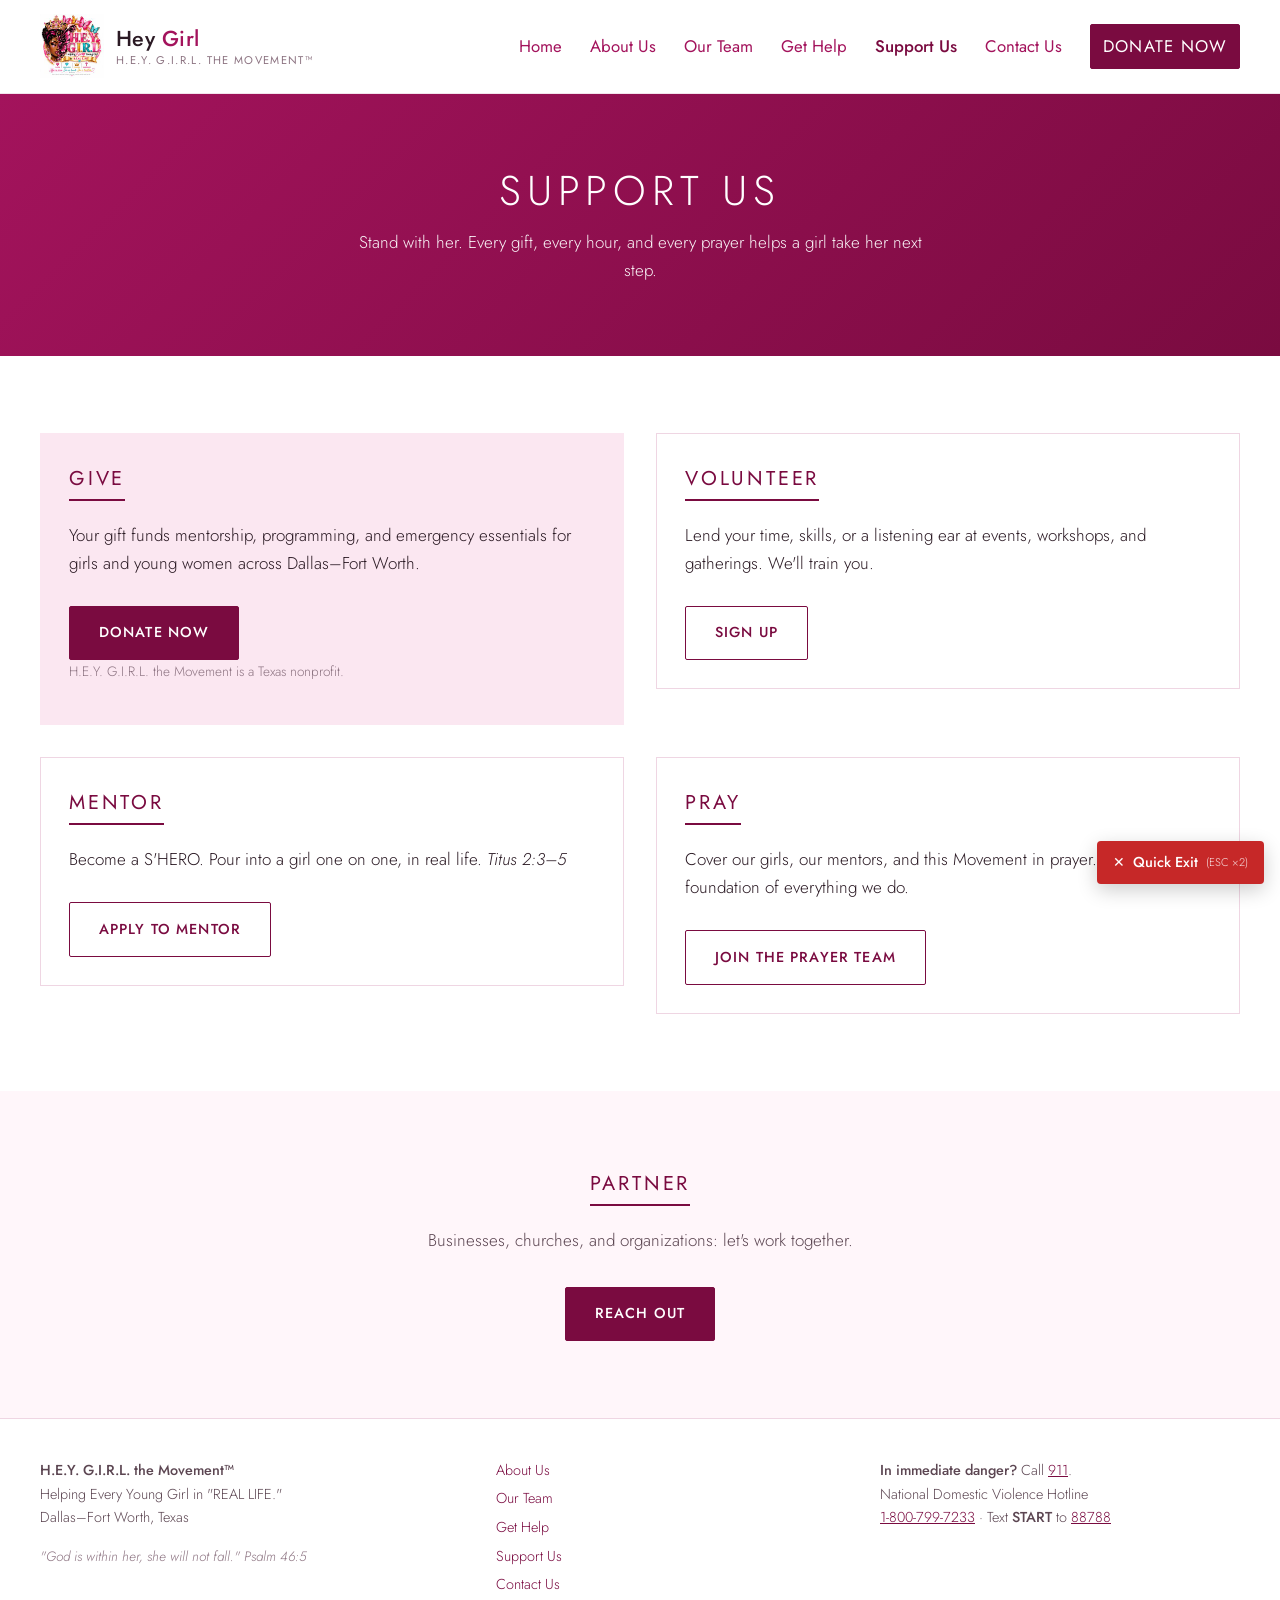
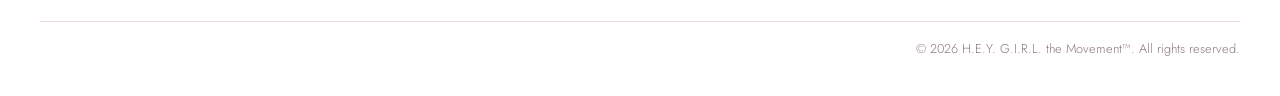
<file: support.html>
<!DOCTYPE html>
<html lang="en">
<head>
  <meta charset="UTF-8">
  <meta name="viewport" content="width=device-width, initial-scale=1.0">
  <title>Support Us | H.E.Y. G.I.R.L. the Movement</title>
  <meta name="description" content="Give, volunteer, mentor, or pray. Stand with the girls and young women of Dallas–Fort Worth.">
  <link rel="canonical" href="https://hghey.org/support">
  <meta name="theme-color" content="#a3135c">
  <meta property="og:type" content="website">
  <meta property="og:title" content="Support Us | H.E.Y. G.I.R.L. the Movement">
  <meta property="og:description" content="Give, volunteer, mentor, or pray. Stand with the girls and young women of Dallas–Fort Worth.">
  <meta property="og:url" content="https://hghey.org/support">
  <meta property="og:image" content="https://hghey.org/assets/img/og-image.jpg">
  <link rel="manifest" href="/manifest.webmanifest">
  <meta name="apple-mobile-web-app-capable" content="yes">
  <meta name="apple-mobile-web-app-status-bar-style" content="default">
  <meta name="apple-mobile-web-app-title" content="Hey Girl">
  <meta name="mobile-web-app-capable" content="yes">
  <link rel="icon" href="/assets/img/favicon.svg" type="image/svg+xml">
  <link rel="icon" href="/assets/img/favicon.png" type="image/png" sizes="64x64">
  <link rel="apple-touch-icon" href="/assets/img/apple-touch-icon.png">
  <link rel="preconnect" href="https://fonts.googleapis.com">
  <link rel="preconnect" href="https://fonts.gstatic.com" crossorigin>
  <link href="https://fonts.googleapis.com/css2?family=Jost:wght@300;400;500;600&display=swap" rel="stylesheet">
  <link rel="stylesheet" href="/assets/css/styles.css?v=9b85350">
</head>
<body>
  <a class="skip-link" href="#main">Skip to main content</a>
  <button id="quick-exit" class="quick-exit" type="button" aria-label="Quick exit: leave this site immediately">
    <span aria-hidden="true">✕</span> Quick Exit <span class="quick-exit__hint">(ESC ×2)</span>
  </button>

  <header class="site-header">
    <div class="container site-header__inner">
      <a href="/" class="brand" aria-label="Hey Girl home">
        <img src="/assets/img/logo-sm.jpg" alt="" class="brand__logo" width="64" height="64">
        <span class="brand__name">Hey <em>Girl</em><span class="brand__sub">H.E.Y. G.I.R.L. the Movement&trade;</span></span>
      </a>
      <button class="nav-toggle" type="button" aria-expanded="false" aria-controls="site-nav" aria-label="Open menu">
        <span></span><span></span><span></span>
      </button>
      <nav id="site-nav" class="site-nav" aria-label="Primary">
        <ul>
          <li><a href="/">Home</a></li>
          <li><a href="/about">About Us</a></li>
          <li><a href="/team">Our Team</a></li>
          <li><a href="/get-help">Get Help</a></li>
          <li><a href="/support" aria-current="page">Support Us</a></li>
          <li><a href="/contact">Contact Us</a></li>
          <li><a href="/support#donate" class="btn btn--primary">Donate Now</a></li>
        </ul>
      </nav>
    </div>
  </header>

  <main id="main">

    <section class="page-band">
      <div class="container">
        <h1>Support Us</h1>
        <p>Stand with her. Every gift, every hour, and every prayer helps a girl take her next step.</p>
      </div>
    </section>

    <section class="section">
      <div class="container grid grid--2">
        <div id="donate" class="card card--tint">
          <span class="label">Give</span>
          <p>Your gift funds mentorship, programming, and emergency essentials for girls and young women across Dallas&ndash;Fort Worth.</p>
          <!-- TODO: replace href with Stripe Payment Link -->
          <a class="btn btn--primary" href="#donate" data-donate>Donate Now</a>
          <p class="fineprint"><!-- TODO: 501(c)(3) status + EIN -->H.E.Y. G.I.R.L. the Movement is a Texas nonprofit.</p>
        </div>
        <div class="card">
          <span class="label">Volunteer</span>
          <p>Lend your time, skills, or a listening ear at events, workshops, and gatherings. We'll train you.</p>
          <a class="btn btn--outline" href="mailto:volunteer@hghey.org?subject=I%20want%20to%20volunteer">Sign Up</a>
        </div>
        <div class="card">
          <span class="label">Mentor</span>
          <p>Become a S'HERO. Pour into a girl one on one, in real life. <em>Titus 2:3&ndash;5</em></p>
          <a class="btn btn--outline" href="mailto:volunteer@hghey.org?subject=S%27HERO%20mentor">Apply to Mentor</a>
        </div>
        <div class="card">
          <span class="label">Pray</span>
          <p>Cover our girls, our mentors, and this Movement in prayer. It is the foundation of everything we do.</p>
          <a class="btn btn--outline" href="mailto:hello@hghey.org?subject=Prayer%20partner">Join the Prayer Team</a>
        </div>
      </div>
    </section>

    <section class="section section--alt">
      <div class="container center">
        <span class="label">Partner</span>
        <p class="section__intro">Businesses, churches, and organizations: let's work together.</p>
        <a class="btn btn--primary" href="mailto:partners@hghey.org?subject=Partnership">Reach Out</a>
      </div>
    </section>

  </main>

  <!-- INSTALL BANNER (shown by main.js when installable and not dismissed) -->
  <div id="install-banner" class="install-banner" hidden>
    <img src="/assets/img/icon-192.png" alt="" width="40" height="40">
    <div class="install-banner__text"><strong>Add Hey Girl to your home screen</strong><span id="install-hint">One tap to help, even when you can't search.</span></div>
    <button id="install-btn" class="btn btn--primary btn--sm" type="button">Install</button>
    <button id="install-dismiss" class="install-banner__x" type="button" aria-label="Dismiss">✕</button>
  </div>

  <footer class="site-footer">
    <div class="container site-footer__inner">
      <div>
        <p><strong>H.E.Y. G.I.R.L. the Movement&trade;</strong><br>Helping Every Young Girl in "REAL LIFE."<br>Dallas&ndash;Fort Worth, Texas</p>
        <p class="fineprint"><em>"God is within her, she will not fall." Psalm 46:5</em></p>
      </div>
      <nav aria-label="Footer">
        <ul>
          <li><a href="/about">About Us</a></li>
          <li><a href="/team">Our Team</a></li>
          <li><a href="/get-help">Get Help</a></li>
          <li><a href="/support">Support Us</a></li>
          <li><a href="/contact">Contact Us</a></li>
        </ul>
      </nav>
      <div>
        <p><strong>In immediate danger?</strong> Call <a href="tel:911">911</a>.<br>
        National Domestic Violence Hotline<br><a href="tel:18007997233">1-800-799-7233</a> &middot; Text <strong>START</strong> to <a href="sms:88788?body=START">88788</a></p>
      </div>
    </div>
    <div class="container site-footer__legal">
      <p>&copy; <span id="year"></span> H.E.Y. G.I.R.L. the Movement&trade;. All rights reserved.</p>
    </div>
  </footer>

  <script src="/assets/js/main.js?v=9b85350" defer></script>
</body>
</html>
</file>
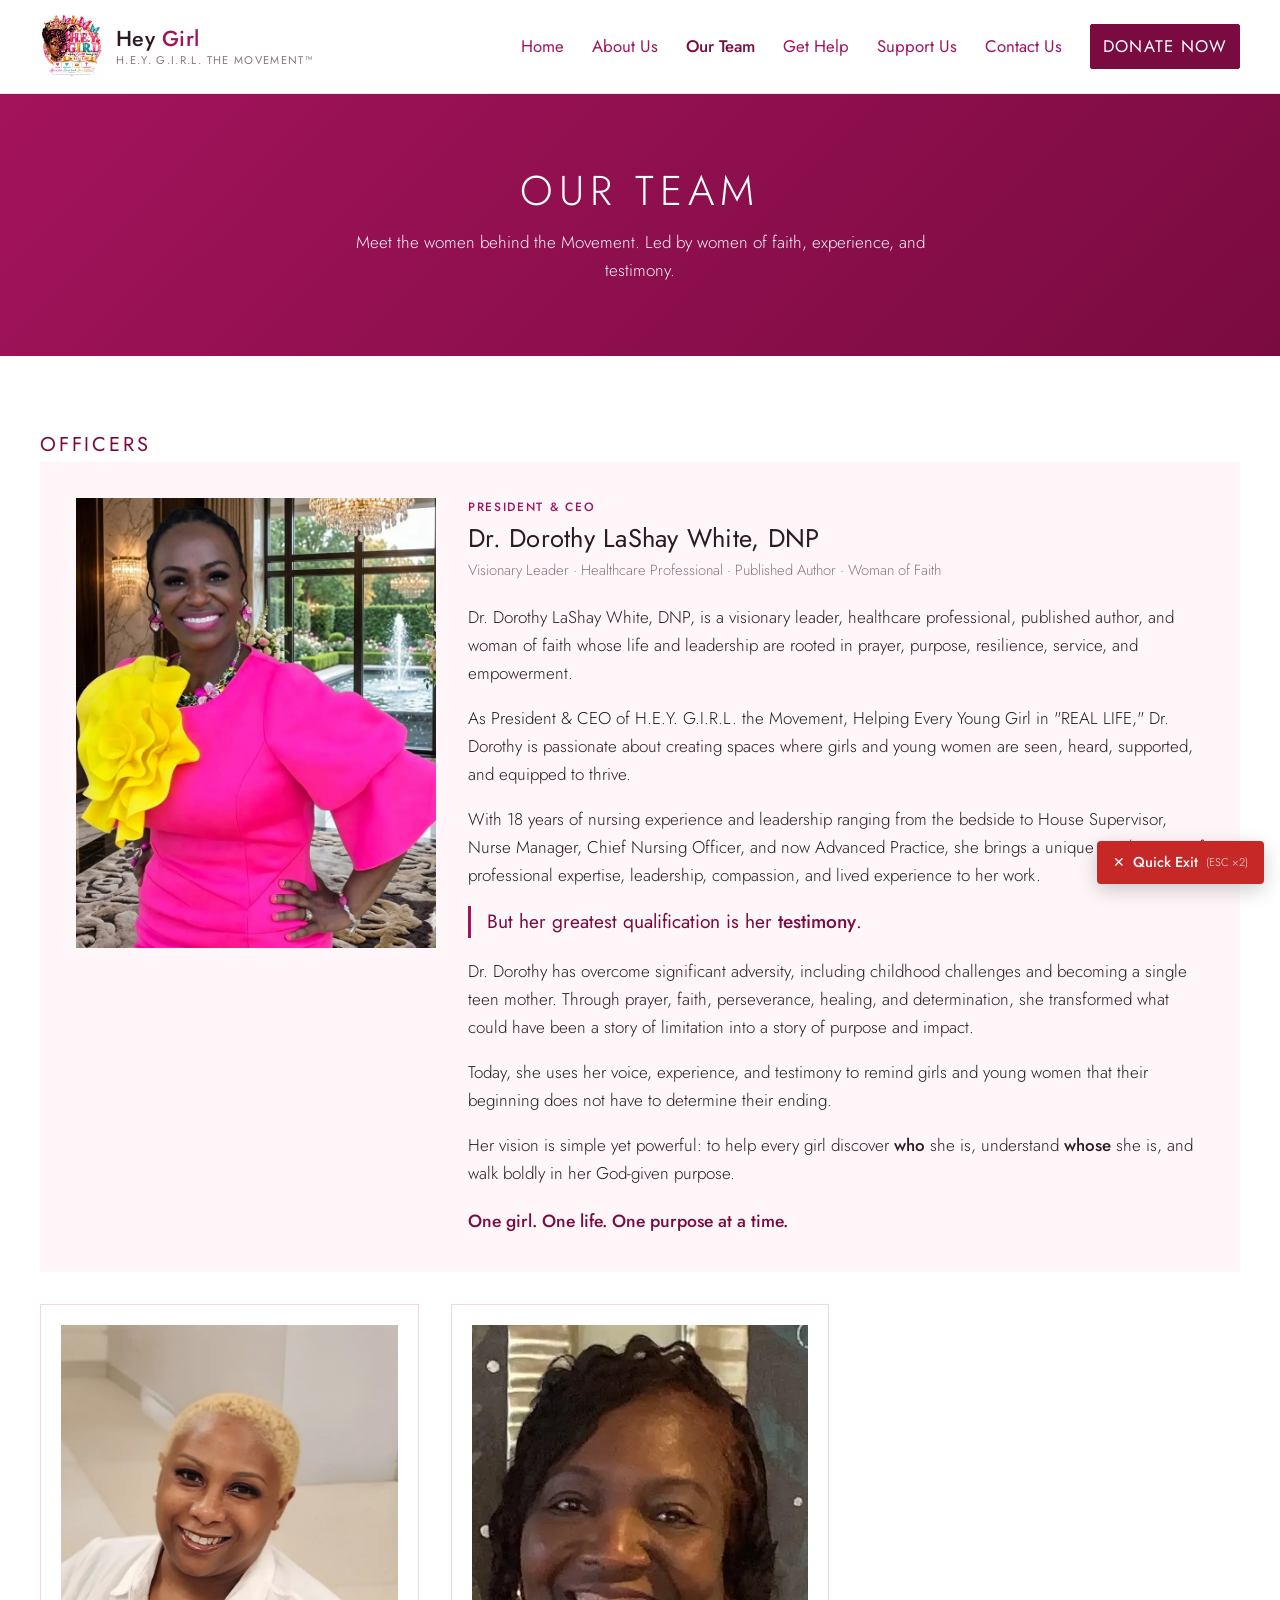
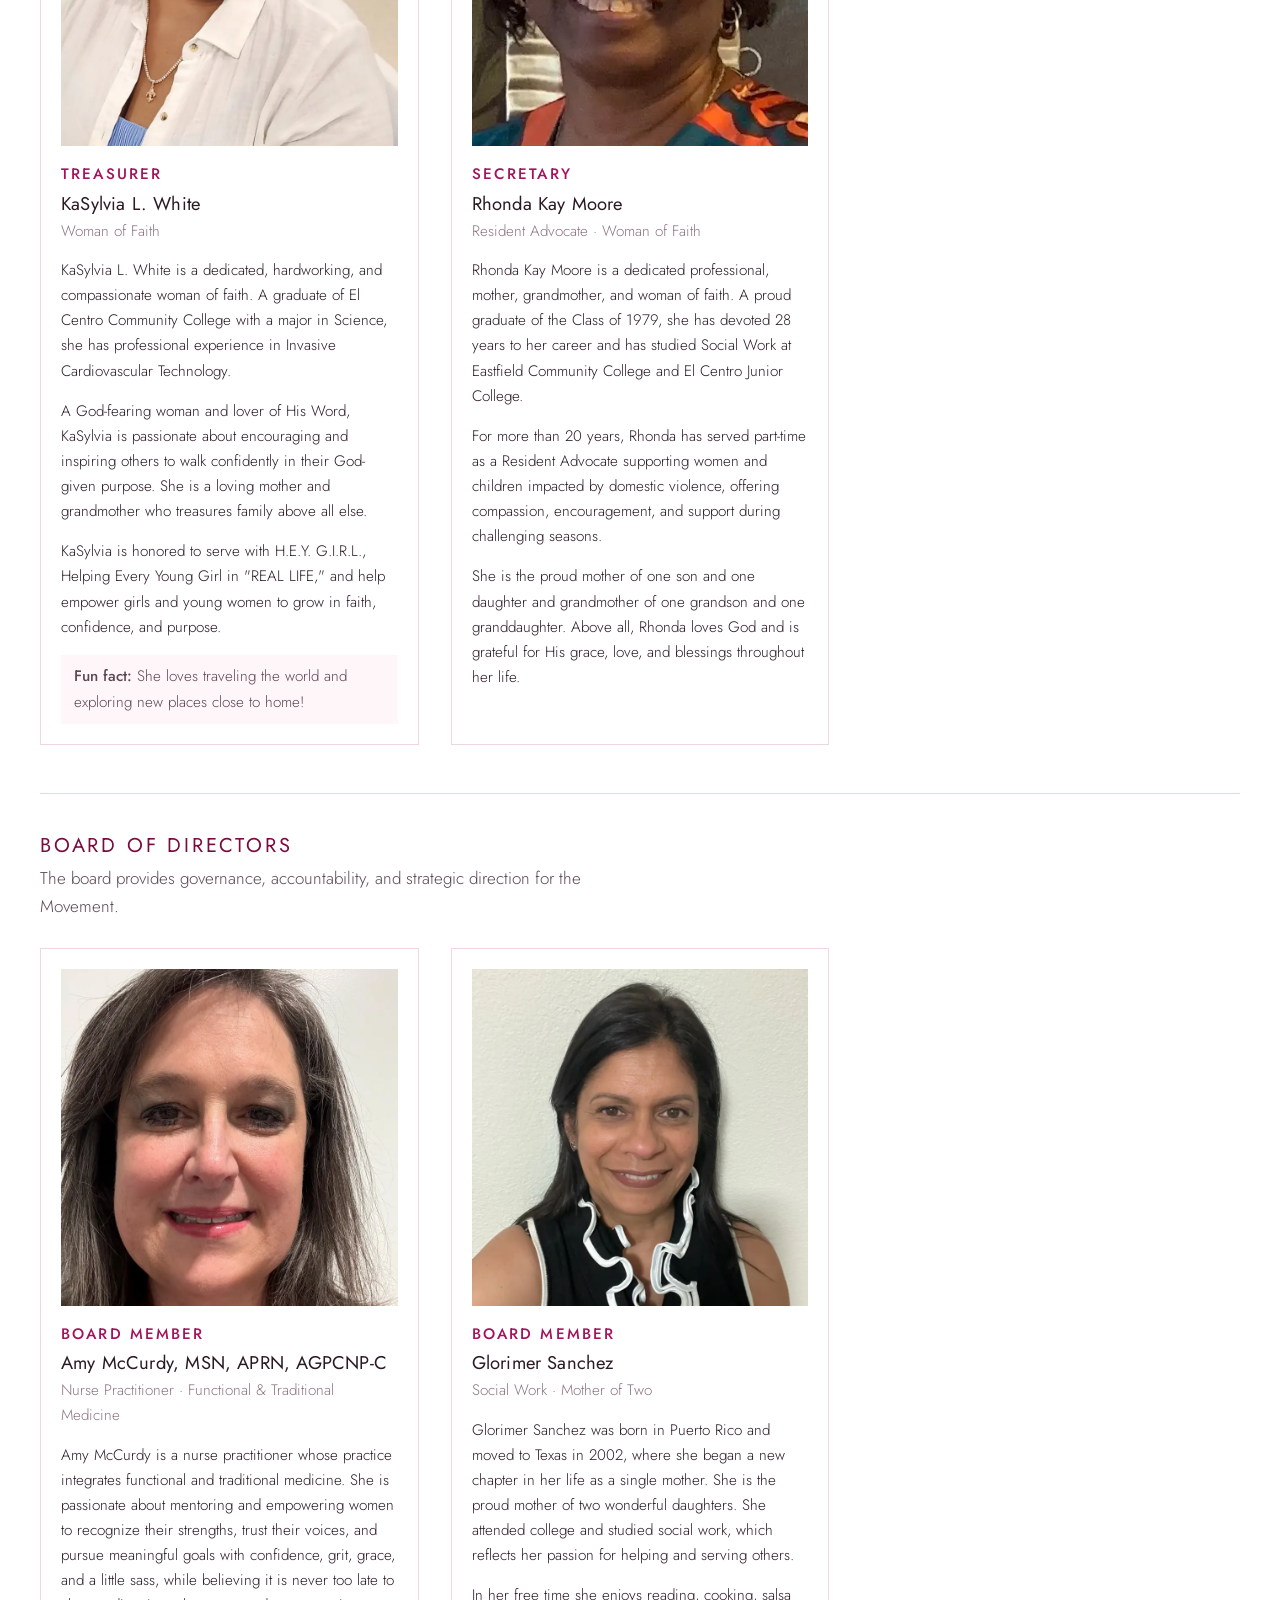
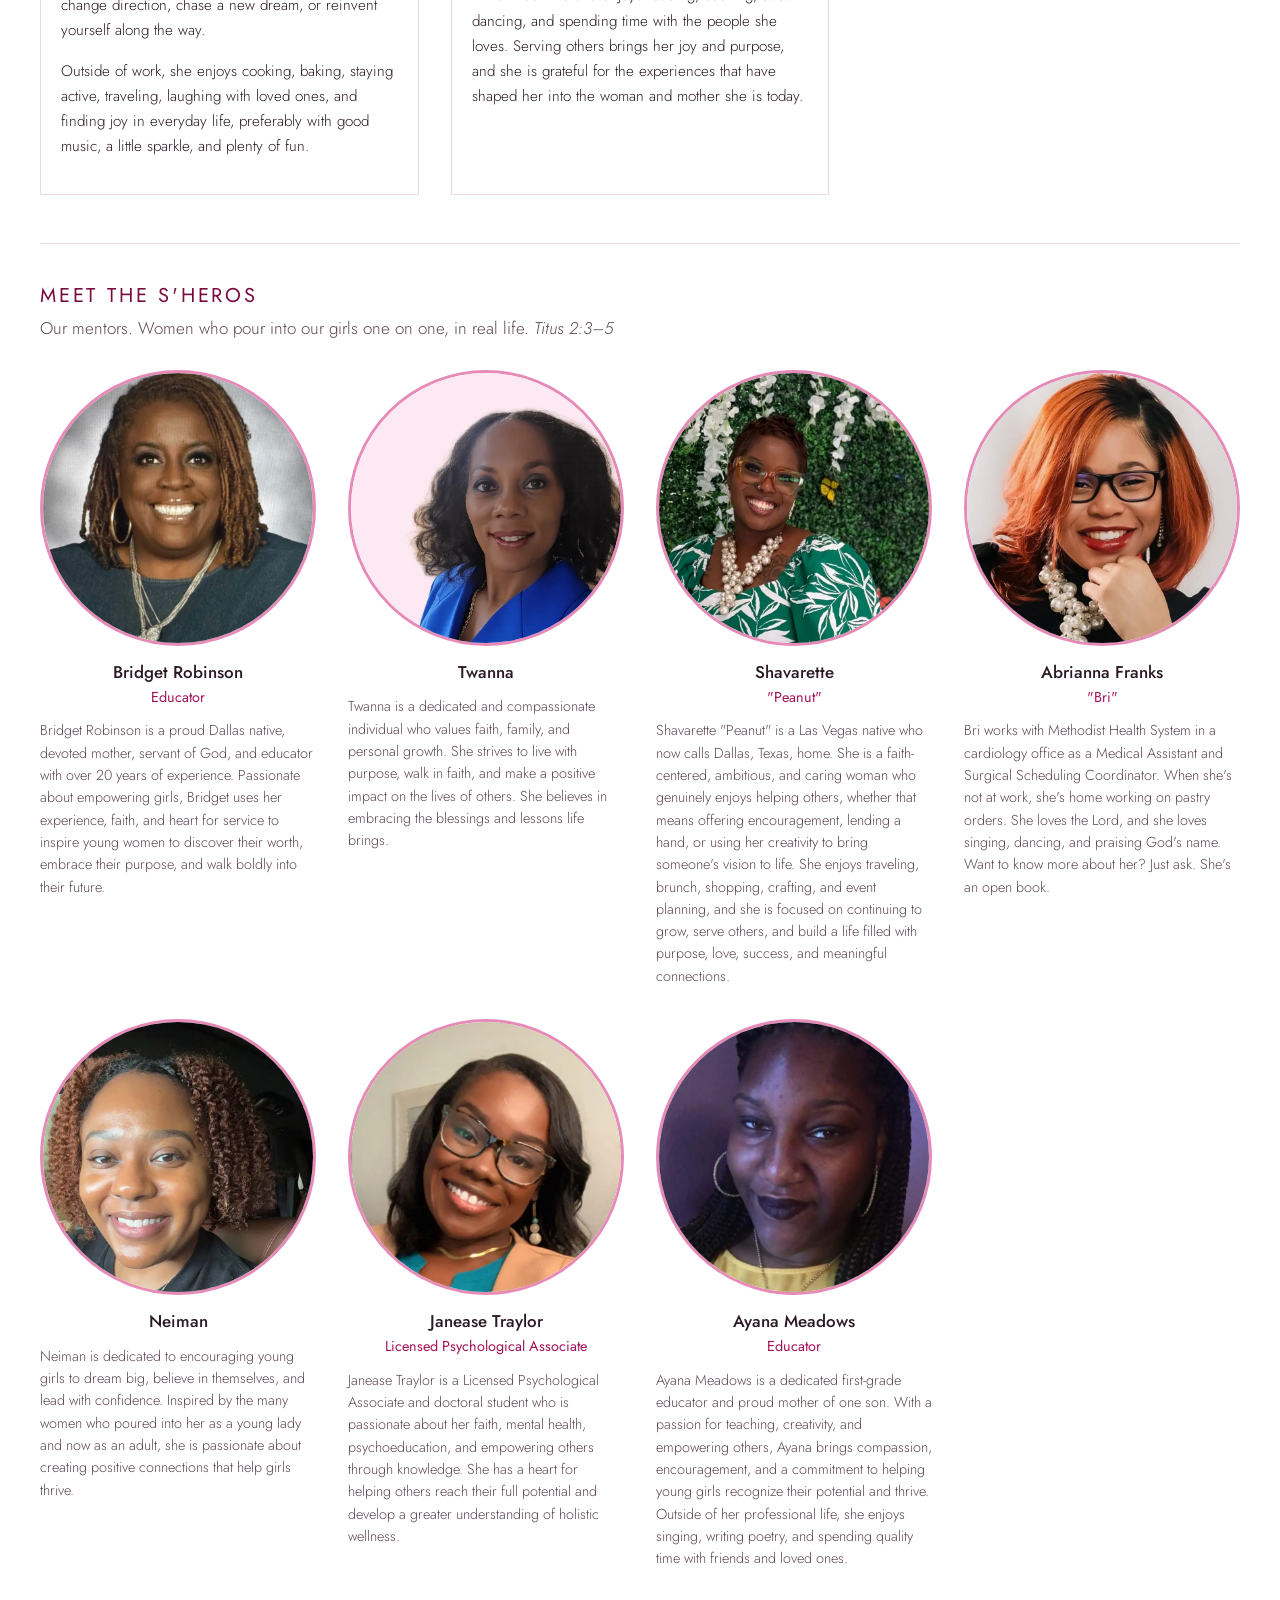
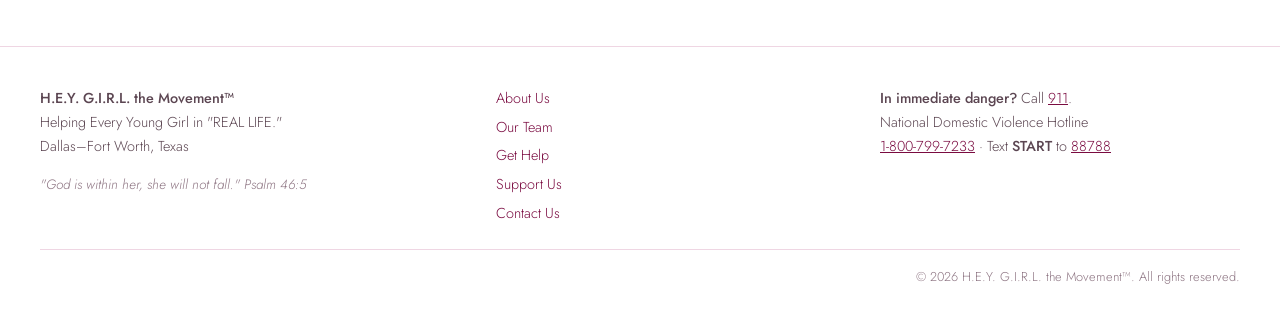
<file: team.html>
<!DOCTYPE html>
<html lang="en">
<head>
  <meta charset="UTF-8">
  <meta name="viewport" content="width=device-width, initial-scale=1.0">
  <title>Our Team | H.E.Y. G.I.R.L. the Movement</title>
  <meta name="description" content="Officers, Board of Directors, and S'HERO mentors of H.E.Y. G.I.R.L. the Movement.">
  <link rel="canonical" href="https://hghey.org/team">
  <meta name="theme-color" content="#a3135c">
  <meta property="og:type" content="website">
  <meta property="og:title" content="Our Team | H.E.Y. G.I.R.L. the Movement">
  <meta property="og:description" content="Officers, Board of Directors, and S'HERO mentors of H.E.Y. G.I.R.L. the Movement.">
  <meta property="og:url" content="https://hghey.org/team">
  <meta property="og:image" content="https://hghey.org/assets/img/og-image.jpg">
  <link rel="manifest" href="/manifest.webmanifest">
  <meta name="apple-mobile-web-app-capable" content="yes">
  <meta name="apple-mobile-web-app-status-bar-style" content="default">
  <meta name="apple-mobile-web-app-title" content="Hey Girl">
  <meta name="mobile-web-app-capable" content="yes">
  <link rel="icon" href="/assets/img/favicon.svg" type="image/svg+xml">
  <link rel="icon" href="/assets/img/favicon.png" type="image/png" sizes="64x64">
  <link rel="apple-touch-icon" href="/assets/img/apple-touch-icon.png">
  <link rel="preconnect" href="https://fonts.googleapis.com">
  <link rel="preconnect" href="https://fonts.gstatic.com" crossorigin>
  <link href="https://fonts.googleapis.com/css2?family=Jost:wght@300;400;500;600&display=swap" rel="stylesheet">
  <link rel="stylesheet" href="/assets/css/styles.css?v=9b85350">
</head>
<body>
  <a class="skip-link" href="#main">Skip to main content</a>
  <button id="quick-exit" class="quick-exit" type="button" aria-label="Quick exit: leave this site immediately">
    <span aria-hidden="true">✕</span> Quick Exit <span class="quick-exit__hint">(ESC ×2)</span>
  </button>

  <header class="site-header">
    <div class="container site-header__inner">
      <a href="/" class="brand" aria-label="Hey Girl home">
        <img src="/assets/img/logo-sm.jpg" alt="" class="brand__logo" width="64" height="64">
        <span class="brand__name">Hey <em>Girl</em><span class="brand__sub">H.E.Y. G.I.R.L. the Movement&trade;</span></span>
      </a>
      <button class="nav-toggle" type="button" aria-expanded="false" aria-controls="site-nav" aria-label="Open menu">
        <span></span><span></span><span></span>
      </button>
      <nav id="site-nav" class="site-nav" aria-label="Primary">
        <ul>
          <li><a href="/">Home</a></li>
          <li><a href="/about">About Us</a></li>
          <li><a href="/team" aria-current="page">Our Team</a></li>
          <li><a href="/get-help">Get Help</a></li>
          <li><a href="/support">Support Us</a></li>
          <li><a href="/contact">Contact Us</a></li>
          <li><a href="/support#donate" class="btn btn--primary">Donate Now</a></li>
        </ul>
      </nav>
    </div>
  </header>

  <main id="main">

    <section class="page-band">
      <div class="container">
        <h1>Our Team</h1>
        <p>Meet the women behind the Movement. Led by women of faith, experience, and testimony.</p>
      </div>
    </section>

    <section class="section" id="leadership">
      <div class="container">
        <div class="team-group" id="officers">
          <h2 class="team-group__title">Officers</h2>
        <!-- FEATURED: President & CEO -->
        <article class="leader leader--featured" id="dr-dorothy-white">
          <div class="leader__photo">
            <picture>
              <source srcset="/assets/img/team/dorothy-white.webp" type="image/webp">
              <img src="/assets/img/team/dorothy-white.jpg" alt="Dr. Dorothy LaShay White, DNP, President and CEO of H.E.Y. G.I.R.L. the Movement" width="800" height="1000" loading="lazy">
            </picture>
          </div>
          <div class="leader__body">
            <p class="leader__role">President &amp; CEO</p>
            <h3 class="leader__name">Dr. Dorothy LaShay White, DNP</h3>
            <p class="leader__tagline">Visionary Leader · Healthcare Professional · Published Author · Woman of Faith</p>

            <p>
              Dr. Dorothy LaShay White, DNP, is a visionary leader, healthcare professional, published
              author, and woman of faith whose life and leadership are rooted in prayer, purpose,
              resilience, service, and empowerment.
            </p>
            <p>
              As President &amp; CEO of H.E.Y. G.I.R.L. the Movement, Helping Every Young Girl in
              "REAL LIFE," Dr. Dorothy is passionate about creating spaces where girls and young women
              are seen, heard, supported, and equipped to thrive.
            </p>
            <p>
              With 18 years of nursing experience and leadership ranging from the bedside to House
              Supervisor, Nurse Manager, Chief Nursing Officer, and now Advanced Practice, she brings a
              unique combination of professional expertise, leadership, compassion, and lived experience
              to her work.
            </p>
            <p class="leader__pull">But her greatest qualification is her <strong>testimony</strong>.</p>
            <p>
              Dr. Dorothy has overcome significant adversity, including childhood challenges and becoming
              a single teen mother. Through prayer, faith, perseverance, healing, and determination, she
              transformed what could have been a story of limitation into a story of purpose and impact.
            </p>
            <p>
              Today, she uses her voice, experience, and testimony to remind girls and young women that
              their beginning does not have to determine their ending.
            </p>
            <p>
              Her vision is simple yet powerful: to help every girl discover <strong>who</strong> she is,
              understand <strong>whose</strong> she is, and walk boldly in her God-given purpose.
            </p>
            <p class="leader__motto">One girl. One life. One purpose at a time.</p>
          </div>
        </article>

        <!-- OFFICERS: duplicate one .leader-card per person, in order of office. -->
        <div class="grid grid--3 leaders-grid">
          <article class="leader-card" id="kasylvia-white">
            <picture>
              <source srcset="/assets/img/team/kasylvia-white.webp" type="image/webp">
              <img src="/assets/img/team/kasylvia-white.jpg" alt="KaSylvia L. White, Treasurer of H.E.Y. G.I.R.L." width="800" height="1000" loading="lazy">
            </picture>
            <p class="leader__role">Treasurer</p>
            <h3 class="leader__name">KaSylvia L. White</h3>
            <p class="leader__tagline">Woman of Faith</p>
            <p>
              KaSylvia L. White is a dedicated, hardworking, and compassionate woman of faith. A graduate
              of El Centro Community College with a major in Science, she has professional experience in
              Invasive Cardiovascular Technology.
            </p>
            <p>
              A God-fearing woman and lover of His Word, KaSylvia is passionate about encouraging and
              inspiring others to walk confidently in their God-given purpose. She is a loving mother and
              grandmother who treasures family above all else.
            </p>
            <p>
              KaSylvia is honored to serve with H.E.Y. G.I.R.L., Helping Every Young Girl in "REAL LIFE,"
              and help empower girls and young women to grow in faith, confidence, and purpose.
            </p>
            <p class="leader__fun"><strong>Fun fact:</strong> She loves traveling the world and exploring new places close to home!</p>
          </article>

          <article class="leader-card" id="rhonda-moore">
            <picture>
              <source srcset="/assets/img/team/rhonda-moore.webp" type="image/webp">
              <img src="/assets/img/team/rhonda-moore.jpg" alt="Rhonda Kay Moore, Secretary of H.E.Y. G.I.R.L." width="422" height="528" loading="lazy">
            </picture>
            <p class="leader__role">Secretary</p>
            <h3 class="leader__name">Rhonda Kay Moore</h3>
            <p class="leader__tagline">Resident Advocate · Woman of Faith</p>
            <p>
              Rhonda Kay Moore is a dedicated professional, mother, grandmother, and woman of faith. A
              proud graduate of the Class of 1979, she has devoted 28 years to her career and has studied
              Social Work at Eastfield Community College and El Centro Junior College.
            </p>
            <p>
              For more than 20 years, Rhonda has served part-time as a Resident Advocate supporting women
              and children impacted by domestic violence, offering compassion, encouragement, and support
              during challenging seasons.
            </p>
            <p>
              She is the proud mother of one son and one daughter and grandmother of one grandson and one
              granddaughter. Above all, Rhonda loves God and is grateful for His grace, love, and blessings
              throughout her life.
            </p>
          </article>


        </div>

        </div>

        <!-- BOARD OF DIRECTORS -->
        <div class="team-group" id="board">
          <h3 class="team-group__title">Board of Directors</h3>
          <p class="team-group__intro">The board provides governance, accountability, and strategic direction for the Movement.</p>
          <div class="grid grid--3 leaders-grid leaders-grid--compact">
            <!-- TEMPLATE: copy one per board member, in order.
            <article class="leader-card leader-card--compact" id="first-last">
              <picture>
                <source srcset="/assets/img/team/first-last.webp" type="image/webp">
                <img src="/assets/img/team/first-last.jpg" alt="Full Name, Board Member" width="800" height="1000" loading="lazy">
              </picture>
              <p class="leader__role">Board Chair</p>
              <h3 class="leader__name">Full Name</h3>
              <p class="leader__tagline">Profession · Affiliation</p>
              <p>Two to three sentence bio.</p>
            </article>
            -->
            <article class="leader-card leader-card--compact" id="amy-mccurdy">
              <picture>
                <source srcset="/assets/img/team/amy-mccurdy.webp" type="image/webp">
                <img src="/assets/img/team/amy-mccurdy.jpg" alt="Amy McCurdy, MSN, APRN, AGPCNP-C, Board Member" width="800" height="800" loading="lazy">
              </picture>
              <p class="leader__role">Board Member</p>
              <h3 class="leader__name">Amy McCurdy, MSN, APRN, AGPCNP-C</h3>
              <p class="leader__tagline">Nurse Practitioner · Functional &amp; Traditional Medicine</p>
              <p>
                Amy McCurdy is a nurse practitioner whose practice integrates functional and traditional
                medicine. She is passionate about mentoring and empowering women to recognize their
                strengths, trust their voices, and pursue meaningful goals with confidence, grit, grace,
                and a little sass, while believing it is never too late to change direction, chase a new
                dream, or reinvent yourself along the way.
              </p>
              <p>
                Outside of work, she enjoys cooking, baking, staying active, traveling, laughing with
                loved ones, and finding joy in everyday life, preferably with good music, a little
                sparkle, and plenty of fun.
              </p>
            </article>
            <article class="leader-card leader-card--compact" id="glorimer-sanchez">
              <picture>
                <source srcset="/assets/img/team/glorimer-sanchez.webp" type="image/webp">
                <img src="/assets/img/team/glorimer-sanchez.jpg" alt="Glorimer Sanchez, Board Member" width="800" height="800" loading="lazy">
              </picture>
              <p class="leader__role">Board Member</p>
              <h3 class="leader__name">Glorimer Sanchez</h3>
              <p class="leader__tagline">Social Work · Mother of Two</p>
              <p>
                Glorimer Sanchez was born in Puerto Rico and moved to Texas in 2002, where she began a new
                chapter in her life as a single mother. She is the proud mother of two wonderful daughters.
                She attended college and studied social work, which reflects her passion for helping and
                serving others.
              </p>
              <p>
                In her free time she enjoys reading, cooking, salsa dancing, and spending time with the
                people she loves. Serving others brings her joy and purpose, and she is grateful for the
                experiences that have shaped her into the woman and mother she is today.
              </p>
            </article>
          </div>
        </div>


        <!-- MENTORS -->
        <div class="team-group" id="mentors">
          <h3 class="team-group__title">Meet the S'HEROs</h3>
          <p class="team-group__intro">Our mentors. Women who pour into our girls one on one, in real life. <em>Titus 2:3&ndash;5</em></p>
          <div class="shero-grid">
            <!-- TEMPLATE: copy one <figure> per S'HERO. Photo: square, 800x800.
            <figure class="shero" id="shero-first">
              <picture>
                <source srcset="/assets/img/team/shero-first.webp" type="image/webp">
                <img src="/assets/img/team/shero-first.jpg" alt="First, S'HERO mentor" width="800" height="800" loading="lazy">
              </picture>
              <figcaption>
                First Last <span class="shero__nick">"Nickname"</span>
                <span class="shero__bio">Optional two to three sentence bio.</span>
              </figcaption>
            </figure>
            -->
            <figure class="shero" id="shero-bridget">
              <picture>
                <source srcset="/assets/img/team/shero-bridget.webp" type="image/webp">
                <img src="/assets/img/team/shero-bridget.jpg" alt="Bridget Robinson, S'HERO mentor" width="800" height="800" loading="lazy">
              </picture>
              <figcaption>
                Bridget Robinson
                <span class="shero__nick">Educator</span>
                <span class="shero__bio">
                  Bridget Robinson is a proud Dallas native, devoted mother, servant of God, and educator
                  with over 20 years of experience. Passionate about empowering girls, Bridget uses her
                  experience, faith, and heart for service to inspire young women to discover their worth,
                  embrace their purpose, and walk boldly into their future.
                </span>
              </figcaption>
            </figure>
            <figure class="shero" id="shero-twanna">
              <picture>
                <source srcset="/assets/img/team/shero-twanna.webp" type="image/webp">
                <img src="/assets/img/team/shero-twanna.jpg" alt="Twanna, S'HERO mentor" width="800" height="800" loading="lazy">
              </picture>
              <figcaption>
                Twanna
                <span class="shero__bio">
                  Twanna is a dedicated and compassionate individual who values faith, family, and
                  personal growth. She strives to live with purpose, walk in faith, and make a positive
                  impact on the lives of others. She believes in embracing the blessings and lessons life
                  brings.
                </span>
              </figcaption>
            </figure>
            <figure class="shero" id="shero-peanut">
              <picture>
                <source srcset="/assets/img/team/shero-peanut.webp" type="image/webp">
                <img src="/assets/img/team/shero-peanut.jpg" alt="Shavarette "Peanut", S'HERO mentor" width="800" height="800" loading="lazy">
              </picture>
              <figcaption>
                Shavarette <span class="shero__nick">"Peanut"</span>
                <span class="shero__bio">
                  Shavarette "Peanut" is a Las Vegas native who now calls Dallas, Texas, home. She is a
                  faith-centered, ambitious, and caring woman who genuinely enjoys helping others, whether
                  that means offering encouragement, lending a hand, or using her creativity to bring
                  someone's vision to life. She enjoys traveling, brunch, shopping, crafting, and event
                  planning, and she is focused on continuing to grow, serve others, and build a life filled
                  with purpose, love, success, and meaningful connections.
                </span>
              </figcaption>
            </figure>
            <figure class="shero" id="shero-bri">
              <picture>
                <source srcset="/assets/img/team/shero-bri.webp" type="image/webp">
                <img src="/assets/img/team/shero-bri.jpg" alt="Abrianna &quot;Bri&quot; Franks, S'HERO mentor" width="800" height="800" loading="lazy">
              </picture>
              <figcaption>
                Abrianna Franks <span class="shero__nick">"Bri"</span>
                <span class="shero__bio">
                  Bri works with Methodist Health System in a cardiology office as a Medical Assistant and
                  Surgical Scheduling Coordinator. When she's not at work, she's home working on pastry
                  orders. She loves the Lord, and she loves singing, dancing, and praising God's name.
                  Want to know more about her? Just ask. She's an open book.
                </span>
              </figcaption>
            </figure>
            <figure class="shero" id="shero-neiman">
              <picture>
                <source srcset="/assets/img/team/shero-neiman.webp" type="image/webp">
                <img src="/assets/img/team/shero-neiman.jpg" alt="Neiman, S'HERO mentor" width="800" height="800" loading="lazy">
              </picture>
              <figcaption>
                Neiman
                <span class="shero__bio">
                  Neiman is dedicated to encouraging young girls to dream big, believe in themselves, and
                  lead with confidence. Inspired by the many women who poured into her as a young lady and
                  now as an adult, she is passionate about creating positive connections that help girls
                  thrive.
                </span>
              </figcaption>
            </figure>
            <figure class="shero" id="shero-janease">
              <picture>
                <source srcset="/assets/img/team/shero-janease.webp" type="image/webp">
                <img src="/assets/img/team/shero-janease.jpg" alt="Janease Traylor, S'HERO mentor" width="800" height="800" loading="lazy">
              </picture>
              <figcaption>
                Janease Traylor
                <span class="shero__nick">Licensed Psychological Associate</span>
                <span class="shero__bio">
                  Janease Traylor is a Licensed Psychological Associate and doctoral student who is
                  passionate about her faith, mental health, psychoeducation, and empowering others through
                  knowledge. She has a heart for helping others reach their full potential and develop a
                  greater understanding of holistic wellness.
                </span>
              </figcaption>
            </figure>
            <figure class="shero" id="shero-ayana">
              <picture>
                <source srcset="/assets/img/team/shero-ayana.webp" type="image/webp">
                <img src="/assets/img/team/shero-ayana.jpg" alt="Ayana Meadows, S'HERO mentor" width="800" height="800" loading="lazy">
              </picture>
              <figcaption>
                Ayana Meadows
                <span class="shero__nick">Educator</span>
                <span class="shero__bio">
                  Ayana Meadows is a dedicated first-grade educator and proud mother of one son. With a
                  passion for teaching, creativity, and empowering others, Ayana brings compassion,
                  encouragement, and a commitment to helping young girls recognize their potential and
                  thrive. Outside of her professional life, she enjoys singing, writing poetry, and
                  spending quality time with friends and loved ones.
                </span>
              </figcaption>
            </figure>
          </div>
        </div>
      </div>
    </section>

  </main>

  <!-- INSTALL BANNER (shown by main.js when installable and not dismissed) -->
  <div id="install-banner" class="install-banner" hidden>
    <img src="/assets/img/icon-192.png" alt="" width="40" height="40">
    <div class="install-banner__text"><strong>Add Hey Girl to your home screen</strong><span id="install-hint">One tap to help, even when you can't search.</span></div>
    <button id="install-btn" class="btn btn--primary btn--sm" type="button">Install</button>
    <button id="install-dismiss" class="install-banner__x" type="button" aria-label="Dismiss">✕</button>
  </div>

  <footer class="site-footer">
    <div class="container site-footer__inner">
      <div>
        <p><strong>H.E.Y. G.I.R.L. the Movement&trade;</strong><br>Helping Every Young Girl in "REAL LIFE."<br>Dallas&ndash;Fort Worth, Texas</p>
        <p class="fineprint"><em>"God is within her, she will not fall." Psalm 46:5</em></p>
      </div>
      <nav aria-label="Footer">
        <ul>
          <li><a href="/about">About Us</a></li>
          <li><a href="/team">Our Team</a></li>
          <li><a href="/get-help">Get Help</a></li>
          <li><a href="/support">Support Us</a></li>
          <li><a href="/contact">Contact Us</a></li>
        </ul>
      </nav>
      <div>
        <p><strong>In immediate danger?</strong> Call <a href="tel:911">911</a>.<br>
        National Domestic Violence Hotline<br><a href="tel:18007997233">1-800-799-7233</a> &middot; Text <strong>START</strong> to <a href="sms:88788?body=START">88788</a></p>
      </div>
    </div>
    <div class="container site-footer__legal">
      <p>&copy; <span id="year"></span> H.E.Y. G.I.R.L. the Movement&trade;. All rights reserved.</p>
    </div>
  </footer>

  <script src="/assets/js/main.js?v=9b85350" defer></script>
</body>
</html>
</file>
<file: assets/css/styles.css>
/* =========================================================
   Hey Girl — H.E.Y. G.I.R.L. the Movement
   Multi-page, light, airy. Pink palette.
   ========================================================= */

:root {
  --pink-900: #7a0b40;   /* deepest band / footer */
  --pink-700: #a3135c;   /* mid band / buttons */
  --pink-500: #c93a84;   /* light band / accents */
  --pink-300: #e68ab8;
  --pink-100: #fbe7f1;
  --pink-50:  #fff6fa;
  --teal-500: #1aa3b5;
  --gold-500: #d9a21b;
  --ink: #2b1a24;
  --ink-soft: #5c4652;
  --muted: #8d7482;
  --line: #efd6e3;
  --danger: #c62828;
  --white: #ffffff;
  --container: 1200px;
  --font: 'Jost', 'Avenir Next', 'Helvetica Neue', Arial, sans-serif;
}

*, *::before, *::after { box-sizing: border-box; }
[hidden] { display: none !important; }
html { scroll-behavior: smooth; }
body { margin: 0; font-family: var(--font); font-weight: 300; color: var(--ink); background: #fff; line-height: 1.65; font-size: 17px; -webkit-font-smoothing: antialiased; }
img { max-width: 100%; height: auto; display: block; }
a { color: var(--pink-700); }
h1, h2, h3, h4 { font-weight: 400; line-height: 1.2; margin: 0 0 0.6em; letter-spacing: 0.01em; }
h1 { font-size: clamp(2rem, 4.5vw, 3.2rem); }
h2 { font-size: clamp(1.6rem, 3vw, 2.3rem); }
h3 { font-size: 1.25rem; font-weight: 500; }
p { margin: 0 0 1em; }
strong { font-weight: 500; }
.container { width: min(100% - 2.5rem, var(--container)); margin-inline: auto; }

/* Uppercase underlined section labels (reference style) */
.label {
  display: inline-block; text-transform: uppercase; letter-spacing: 0.14em; font-weight: 400; color: var(--pink-900); text-decoration: none;
  font-size: 1.25rem; padding-bottom: 0.25rem; border-bottom: 2px solid currentColor; margin-bottom: 1.25rem;
}
.center { text-align: center; }
.center .section__intro { margin-inline: auto; }
.mt { margin-top: 1.5rem; }
.eyebrow { text-transform: uppercase; letter-spacing: 0.16em; font-size: 0.8rem; font-weight: 500; color: var(--pink-500); margin-bottom: 0.75rem; }
.arrow { display: inline-block; font-size: 2rem; line-height: 1; text-decoration: none; color: inherit; margin-top: 0.75rem; transition: transform 0.2s; }
.arrow:hover { transform: translateX(6px); color: inherit; }

/* ---------- Skip link ---------- */
.skip-link { position: absolute; left: -999px; top: 0; background: var(--pink-900); color: #fff; padding: 0.6rem 1rem; z-index: 1000; }
.skip-link:focus { left: 1rem; top: 1rem; }

/* ---------- Quick Exit ---------- */
.quick-exit {
  position: fixed; right: 1rem; bottom: 1rem; z-index: 2000;
  display: inline-flex; align-items: center; gap: 0.5rem; padding: 0.6rem 1rem;
  border: 0; border-radius: 4px; background: var(--danger); color: #fff; font: inherit; font-weight: 500; font-size: 0.9rem;
  cursor: pointer; box-shadow: 0 6px 20px rgba(0,0,0,0.2);
}
.quick-exit:hover, .quick-exit:focus-visible { outline: 3px solid #fff; outline-offset: 2px; }
.quick-exit__hint { font-size: 0.7rem; opacity: 0.85; font-weight: 300; }

/* ---------- Header ---------- */
.site-header { background: #fff; position: sticky; top: 0; z-index: 900; border-bottom: 1px solid #f3e4ec; }
.site-header__inner { display: flex; align-items: center; justify-content: space-between; gap: 1.5rem; padding: 0.9rem 0; }
.brand { display: flex; align-items: center; gap: 0.75rem; text-decoration: none; color: var(--ink); }
.brand__logo { width: 64px; height: 64px; object-fit: cover; }
.brand__name { font-weight: 500; font-size: 1.35rem; letter-spacing: 0.02em; margin: 0; line-height: 1.1; }
.brand__name em { font-style: normal; color: var(--pink-700); }
.brand__sub { display: block; font-size: 0.7rem; letter-spacing: 0.12em; text-transform: uppercase; color: var(--muted); font-weight: 400; margin-top: 0.2rem; }

.nav-toggle { display: inline-flex; flex-direction: column; gap: 5px; background: none; border: 0; padding: 0.5rem; cursor: pointer; }
.nav-toggle span { width: 26px; height: 2px; background: var(--ink); transition: 0.2s; }
.nav-toggle[aria-expanded="true"] span:nth-child(1) { transform: translateY(7px) rotate(45deg); }
.nav-toggle[aria-expanded="true"] span:nth-child(2) { opacity: 0; }
.nav-toggle[aria-expanded="true"] span:nth-child(3) { transform: translateY(-7px) rotate(-45deg); }

.site-nav { display: none; position: absolute; left: 0; right: 0; top: 100%; background: #fff; border-bottom: 1px solid var(--line); }
.site-nav.is-open { display: block; }
.site-nav ul { list-style: none; margin: 0; padding: 1rem 1.25rem 1.25rem; display: flex; flex-direction: column; gap: 0.25rem; }
.site-nav a { display: block; padding: 0.65rem 0.5rem; text-decoration: none; color: var(--pink-700); font-weight: 400; font-size: 1.05rem; }
.site-nav a[aria-current="page"] { color: var(--pink-900); font-weight: 500; }
.site-nav .btn { margin-top: 0.5rem; text-align: center; }

@media (min-width: 1024px) {
  .nav-toggle { display: none; }
  .site-nav { display: block; position: static; border: 0; }
  .site-nav ul { flex-direction: row; align-items: center; gap: 0.25rem; padding: 0; }
  .site-nav a { padding: 0.5rem 0.75rem; font-size: 1.05rem; }
  .site-nav .btn { margin: 0 0 0 0.75rem; }
}

/* ---------- Buttons (rectangular, reference style) ---------- */
.btn {
  display: inline-flex; align-items: center; justify-content: center;
  padding: 0.9rem 1.8rem; border-radius: 2px; font-weight: 500; letter-spacing: 0.08em; text-transform: uppercase; font-size: 0.9rem;
  text-decoration: none; border: 1px solid transparent; cursor: pointer; font-family: inherit; transition: background 0.15s, color 0.15s;
}
.btn--primary { background: var(--pink-900); color: #fff !important; border-color: var(--pink-900); }
.btn--primary:hover { background: var(--pink-700); border-color: var(--pink-700); }
.btn--outline { background: transparent; color: var(--pink-900); border-color: var(--pink-900); }
.btn--outline:hover { background: var(--pink-100); }
.btn--light { background: #fff; color: var(--pink-900) !important; border-color: #fff; }
.btn--light:hover { background: var(--pink-100); }
.btn--outline-light { color: #fff !important; border-color: #fff; }
.btn--outline-light:hover { background: rgba(255,255,255,0.15); }
.btn--danger { background: var(--danger); color: #fff !important; border-color: var(--danger); }
.btn--sm { padding: 0.6rem 1.2rem; font-size: 0.8rem; }

/* ---------- Hero (home) ---------- */
.hero {
  position: relative; min-height: clamp(420px, 62vh, 760px); display: grid; place-items: center; text-align: center; color: #fff; overflow: hidden;
  background:
    radial-gradient(1000px 600px at 20% 20%, rgba(255,255,255,0.18), transparent 60%),
    radial-gradient(800px 500px at 85% 80%, rgba(122,11,64,0.55), transparent 60%),
    linear-gradient(135deg, #e04a95 0%, #c4106a 45%, #8a0f4d 100%);
}
/* To use a photo instead: add class "hero--photo" and set --hero-img on the element. */
.hero--photo { background-image: linear-gradient(rgba(122,11,64,0.35), rgba(122,11,64,0.55)), var(--hero-img); background-size: cover; background-position: center; }
.hero__inner { padding: 3rem 0; display: grid; gap: 1.5rem; justify-items: center; }
.hero__logo { width: min(360px, 70vw); border-radius: 50%; box-shadow: 0 20px 60px rgba(0,0,0,0.25); border: 6px solid rgba(255,255,255,0.85); }
.hero h1 { color: #fff; font-weight: 300; font-size: clamp(1.7rem, 3.6vw, 2.8rem); margin: 0; }
.hero h1 strong { font-weight: 500; }
.hero__tag { text-transform: uppercase; letter-spacing: 0.22em; font-size: 0.85rem; margin: 0; opacity: 0.95; }
.hero__actions { display: flex; flex-wrap: wrap; gap: 0.75rem; justify-content: center; }

/* ---------- Panic button + modal ---------- */
.panic-btn {
  display: inline-flex; align-items: center; gap: 0.9rem; margin-top: 0.5rem;
  padding: 1rem 1.6rem; border: 3px solid #fff; border-radius: 6px; cursor: pointer; font: inherit; text-align: left;
  background: #ff1493; color: #fff; box-shadow: 0 0 0 0 rgba(255,20,147,0.7), 0 12px 30px rgba(0,0,0,0.25);
  animation: panic-pulse 2s infinite;
}
.panic-btn:hover, .panic-btn:focus-visible { background: #ff33a1; outline: 3px solid #fff; outline-offset: 3px; }
.panic-btn__icon { display: grid; place-items: center; width: 44px; height: 44px; border-radius: 50%; background: #fff; color: #ff1493; font-weight: 700; font-size: 1.6rem; flex: none; }
.panic-btn__text { display: grid; font-weight: 600; font-size: 1.15rem; letter-spacing: 0.04em; text-transform: uppercase; line-height: 1.15; }
.panic-btn__text small { font-weight: 300; font-size: 0.78rem; text-transform: none; letter-spacing: 0; opacity: 0.95; }
@keyframes panic-pulse { 0% { box-shadow: 0 0 0 0 rgba(255,20,147,0.7), 0 12px 30px rgba(0,0,0,0.25); } 70% { box-shadow: 0 0 0 18px rgba(255,20,147,0), 0 12px 30px rgba(0,0,0,0.25); } 100% { box-shadow: 0 0 0 0 rgba(255,20,147,0), 0 12px 30px rgba(0,0,0,0.25); } }
@media (prefers-reduced-motion: reduce) { .panic-btn { animation: none; } }

.panic-modal { position: fixed; inset: 0; z-index: 3000; background: rgba(43,26,36,0.75); display: grid; place-items: end center; padding: 0; }
.panic-modal[hidden] { display: none; }
.panic-sheet { width: 100%; max-width: 560px; max-height: 92vh; overflow: auto; background: #fff; padding: 1.5rem 1.25rem 2rem; border-radius: 16px 16px 0 0; box-shadow: 0 -10px 40px rgba(0,0,0,0.3); }
@media (min-width: 640px) { .panic-modal { place-items: center; padding: 1rem; } .panic-sheet { border-radius: 12px; padding: 2rem; } }
.panic-sheet__title { font-size: 1.5rem; font-weight: 500; margin-bottom: 0.75rem; }
.panic-sheet__danger { display: flex; align-items: center; gap: 1rem; flex-wrap: wrap; background: #fff0f0; border-left: 4px solid var(--danger); padding: 0.75rem 1rem; }
.panic-sheet__loc { font-size: 0.9rem; color: var(--pink-900); background: var(--pink-50); padding: 0.6rem 0.8rem; }
.panic-sheet .field { margin-bottom: 0.8rem; }
.panic-sheet__actions { display: flex; flex-wrap: wrap; gap: 0.75rem; margin-top: 1.25rem; }
.panic-send { background: #ff1493; color: #fff !important; border-color: #ff1493; font-size: 1.05rem; padding: 1rem 1.8rem; }
.panic-send:hover { background: #d81179; }
.panic-send[disabled] { opacity: 0.6; cursor: wait; }
.panic-sheet__id { font-family: ui-monospace, Menlo, monospace; background: var(--pink-50); padding: 0.1rem 0.4rem; }
.panic-hp { position: absolute; left: -9999px; width: 1px; height: 1px; opacity: 0; }

/* ---------- Install banner ---------- */
.install-banner {
  position: fixed; left: 1rem; right: 1rem; bottom: 4.5rem; z-index: 1500;
  display: flex; align-items: center; gap: 0.75rem; padding: 0.75rem 0.9rem;
  background: #fff; border: 1px solid var(--line); box-shadow: 0 10px 30px rgba(0,0,0,0.18); border-radius: 10px;
}
.install-banner[hidden] { display: none; }
.install-banner img { border-radius: 8px; flex: none; }
.install-banner__text { display: grid; flex: 1; font-size: 0.85rem; line-height: 1.3; min-width: 0; }
.install-banner__text strong { font-weight: 500; }
.install-banner__x { background: none; border: 0; font-size: 1rem; cursor: pointer; color: var(--muted); padding: 0.25rem; }
@media (min-width: 640px) { .install-banner { left: auto; max-width: 420px; bottom: 1rem; right: 9.5rem; } }

/* ---------- Page title band (subpages) ---------- */
.page-band { background: linear-gradient(135deg, var(--pink-700), var(--pink-900)); color: #fff; padding: clamp(2.5rem, 6vw, 4.5rem) 0; text-align: center; }
.page-band h1 { color: #fff; text-transform: uppercase; letter-spacing: 0.14em; font-weight: 300; font-size: clamp(1.6rem, 3.5vw, 2.6rem); margin: 0; }
.page-band p { margin: 0.75rem auto 0; max-width: 60ch; opacity: 0.95; }

/* ---------- Three-column tonal band (home) ---------- */
.tri { display: grid; grid-template-columns: 1fr; color: #fff; }
.tri__col { padding: clamp(2.5rem, 5vw, 4rem) clamp(1.5rem, 5vw, 4.5rem); }
.tri__col:nth-child(1) { background: var(--pink-900); }
.tri__col:nth-child(2) { background: var(--pink-700); }
.tri__col:nth-child(3) { background: var(--pink-500); }
.tri__col .label { color: #fff; }
.tri__col p, .tri__col li { font-size: 1.2rem; font-weight: 300; }
.tri__col ul { margin: 0 0 0.5rem; padding-left: 1.2rem; }
.tri__col li { margin-bottom: 0.3rem; }
.tri__col a:not(.arrow) { color: #fff; }
@media (min-width: 900px) { .tri { grid-template-columns: 1.1fr 1fr 0.8fr; } }

/* ---------- Sections ---------- */
.section { padding: clamp(3rem, 6vw, 5rem) 0; }
.section--alt { background: var(--pink-50); }
.section__intro { color: var(--ink-soft); max-width: 65ch; margin-bottom: 2rem; }
.grid { display: grid; gap: 2rem; }
@media (min-width: 768px) { .grid--2 { grid-template-columns: 1fr 1fr; align-items: start; } .grid--3 { grid-template-columns: repeat(3, 1fr); } }
@media (min-width: 768px) and (max-width: 1023px) { .grid--3 { grid-template-columns: repeat(2, 1fr); } }
.card { background: #fff; border: 1px solid var(--line); padding: 1.75rem; }
.card--tint { background: var(--pink-100); border-color: var(--pink-100); }
.card .btn { margin-top: 0.75rem; }
.card-stack { display: grid; gap: 1.25rem; }
.fineprint { font-size: 0.85rem; color: var(--muted); }

/* ---------- Newsletter + contact block (home) ---------- */
.newsletter { display: grid; gap: 2.5rem; align-items: start; }
@media (min-width: 900px) { .newsletter { grid-template-columns: 1.1fr 0.9fr; } }
.news-form { background: var(--pink-50); padding: 1.75rem; }
.news-form p { font-size: 0.95rem; margin-bottom: 1.25rem; }
.field { margin-bottom: 1.1rem; }
.field label { display: block; font-size: 0.85rem; font-weight: 400; margin-bottom: 0.3rem; color: var(--ink-soft); }
.field input, .field select, .field textarea {
  width: 100%; padding: 0.7rem 0.1rem; border: 0; border-bottom: 1px solid var(--ink-soft); background: transparent; font: inherit; font-weight: 300; color: var(--ink);
}
.field input:focus, .field select:focus, .field textarea:focus { outline: none; border-bottom: 2px solid var(--pink-700); }
.form-status { margin: 0.75rem 0 0; font-size: 0.9rem; color: var(--pink-700); min-height: 1.4em; }
.contact-block { font-style: normal; line-height: 1.9; }
.contact-block .label { font-size: 0.95rem; letter-spacing: 0.12em; color: var(--ink); }
.social { display: flex; gap: 0.75rem; margin-top: 1rem; }
.social a { display: inline-grid; place-items: center; width: 40px; height: 40px; background: var(--pink-900); color: #fff; text-decoration: none; font-weight: 500; }

/* ---------- Pillars / scripture / affirmation ---------- */
.pillars { list-style: none; padding: 0; margin: 0 0 1rem; display: flex; flex-wrap: wrap; gap: 0.5rem; }
.pillar { display: inline-block; padding: 0.35rem 0.9rem; font-size: 0.78rem; font-weight: 500; text-transform: uppercase; letter-spacing: 0.1em; border: 1px solid; }
.pillar--pink { color: var(--pink-700); border-color: var(--pink-700); }
.pillar--teal { color: var(--teal-500); border-color: var(--teal-500); }
.pillar--gold { color: #9a7110; border-color: var(--gold-500); }
.affirmation { font-weight: 500; font-size: 1.1rem; margin: 0; }
.affirmation .a1 { color: var(--pink-700); } .affirmation .a2 { color: var(--teal-500); } .affirmation .a3 { color: #b8860b; }
.scriptures { display: grid; gap: 1rem; margin-top: 1.5rem; }
.scripture { margin: 0; padding: 1rem 1.25rem; border-left: 3px solid var(--pink-700); background: var(--pink-50); }
.scripture p { margin: 0 0 0.3rem; font-style: italic; color: var(--ink-soft); }
.scripture cite { font-style: normal; font-weight: 500; font-size: 0.85rem; color: var(--pink-900); }

/* ---------- Resources (Get Help) ---------- */
.crisis { background: var(--pink-900); color: #fff; text-align: center; padding: 0.75rem 1rem; font-size: 0.95rem; }
.crisis a { color: #ffd1e5; font-weight: 500; }
.resource { background: #fff; border: 1px solid var(--line); padding: 1.75rem; }
.resource__badge { display: inline-block; font-size: 0.72rem; font-weight: 500; text-transform: uppercase; letter-spacing: 0.1em; color: var(--pink-700); border: 1px solid var(--pink-300); padding: 0.25rem 0.6rem; margin-bottom: 0.75rem; }
.resource__list { list-style: none; padding: 0; margin: 0; }
.resource__list li { padding: 0.4rem 0; border-bottom: 1px solid var(--line); }
.resource__list li:last-child { border: 0; }
.checklist { list-style: none; padding: 0; margin: 0; display: grid; gap: 0.75rem; }
.checklist li { padding: 0.9rem 1rem 0.9rem 2.4rem; position: relative; background: var(--pink-50); }
.checklist li::before { content: "✓"; position: absolute; left: 1rem; top: 0.85rem; color: var(--pink-700); font-weight: 600; }
.callout { margin-top: 2rem; padding: 2rem; background: var(--pink-900); color: #fff; }
.callout h3 { color: #fff; }
.callout__actions { display: flex; flex-wrap: wrap; gap: 0.75rem; }

/* ---------- Team ---------- */
.team-group { margin-top: 3rem; padding-top: 2.5rem; border-top: 1px solid var(--line); }
.team-group:first-of-type { margin-top: 0; padding-top: 0; border: 0; }
.team-group__title { text-transform: uppercase; letter-spacing: 0.14em; font-weight: 400; font-size: 1.25rem; color: var(--pink-900); margin-bottom: 0.35rem; }
.team-group__intro { color: var(--ink-soft); margin-bottom: 1.75rem; max-width: 60ch; }
.leader--featured { display: grid; gap: 2rem; align-items: start; background: var(--pink-50); padding: 1.75rem; margin-bottom: 2rem; }
@media (min-width: 900px) { .leader--featured { grid-template-columns: 360px 1fr; padding: 2.25rem; } }
.leader__photo img { width: 100%; height: auto; aspect-ratio: 4 / 5; object-fit: cover; }
.leader__role { text-transform: uppercase; letter-spacing: 0.14em; font-size: 0.75rem; font-weight: 500; color: var(--pink-700); margin: 0 0 0.35rem; }
.leader__name { margin-bottom: 0.25rem; font-size: 1.6rem; font-weight: 400; }
.leader__tagline { color: var(--muted); font-size: 0.92rem; margin-bottom: 1.25rem; }
.leader__pull { font-size: 1.2rem; font-weight: 400; color: var(--pink-900); border-left: 3px solid var(--pink-700); padding-left: 1rem; }
.leader__motto { font-weight: 500; color: var(--pink-900); font-size: 1.1rem; margin: 1.25rem 0 0; }
.leader-card { background: #fff; border: 1px solid var(--line); padding: 1.25rem; }
.leader-card img { width: 100%; height: auto; aspect-ratio: 4 / 5; object-fit: cover; margin-bottom: 1rem; }
.leader-card--compact img { aspect-ratio: 1 / 1; }
.leader-card .leader__name { font-size: 1.15rem; }
.leader-card .leader__tagline { margin-bottom: 0.9rem; }
.leader-card p { font-size: 0.95rem; }
.leader__fun { background: var(--pink-50); color: var(--ink-soft); padding: 0.6rem 0.8rem; margin: 0.75rem 0 0; }
.shero-grid { display: grid; gap: 1.5rem; grid-template-columns: repeat(2, 1fr); }
@media (min-width: 600px) { .shero-grid { grid-template-columns: repeat(3, 1fr); } }
@media (min-width: 900px) { .shero-grid { grid-template-columns: repeat(4, 1fr); gap: 2rem; } }
.shero { margin: 0; text-align: center; }
.shero img { width: 100%; height: auto; aspect-ratio: 1 / 1; object-fit: cover; border-radius: 50%; border: 3px solid var(--pink-300); }
.shero figcaption { margin-top: 0.75rem; font-weight: 500; }
.shero__nick { display: block; font-weight: 400; color: var(--pink-700); font-size: 0.9rem; }
.shero__bio { display: block; margin-top: 0.6rem; font-weight: 300; font-size: 0.9rem; color: var(--ink-soft); line-height: 1.55; text-align: left; }

/* ---------- Footer ---------- */
.site-footer { border-top: 1px solid var(--line); padding: 2.5rem 0 1.5rem; font-size: 0.9rem; color: var(--ink-soft); }
.site-footer__inner { display: grid; gap: 1.5rem; }
@media (min-width: 768px) { .site-footer__inner { grid-template-columns: 1.2fr 1fr 1fr; } }
.site-footer a { color: var(--pink-900); }
.site-footer ul { list-style: none; margin: 0; padding: 0; display: grid; gap: 0.3rem; }
.site-footer ul a { text-decoration: none; }
.site-footer ul a:hover { text-decoration: underline; }
.site-footer__legal { margin-top: 1.5rem; padding-top: 1rem; border-top: 1px solid var(--line); font-size: 0.8rem; color: var(--muted); text-align: right; }

@media (prefers-reduced-motion: reduce) { html { scroll-behavior: auto; } *, *::before, *::after { transition: none !important; } }
</file>
